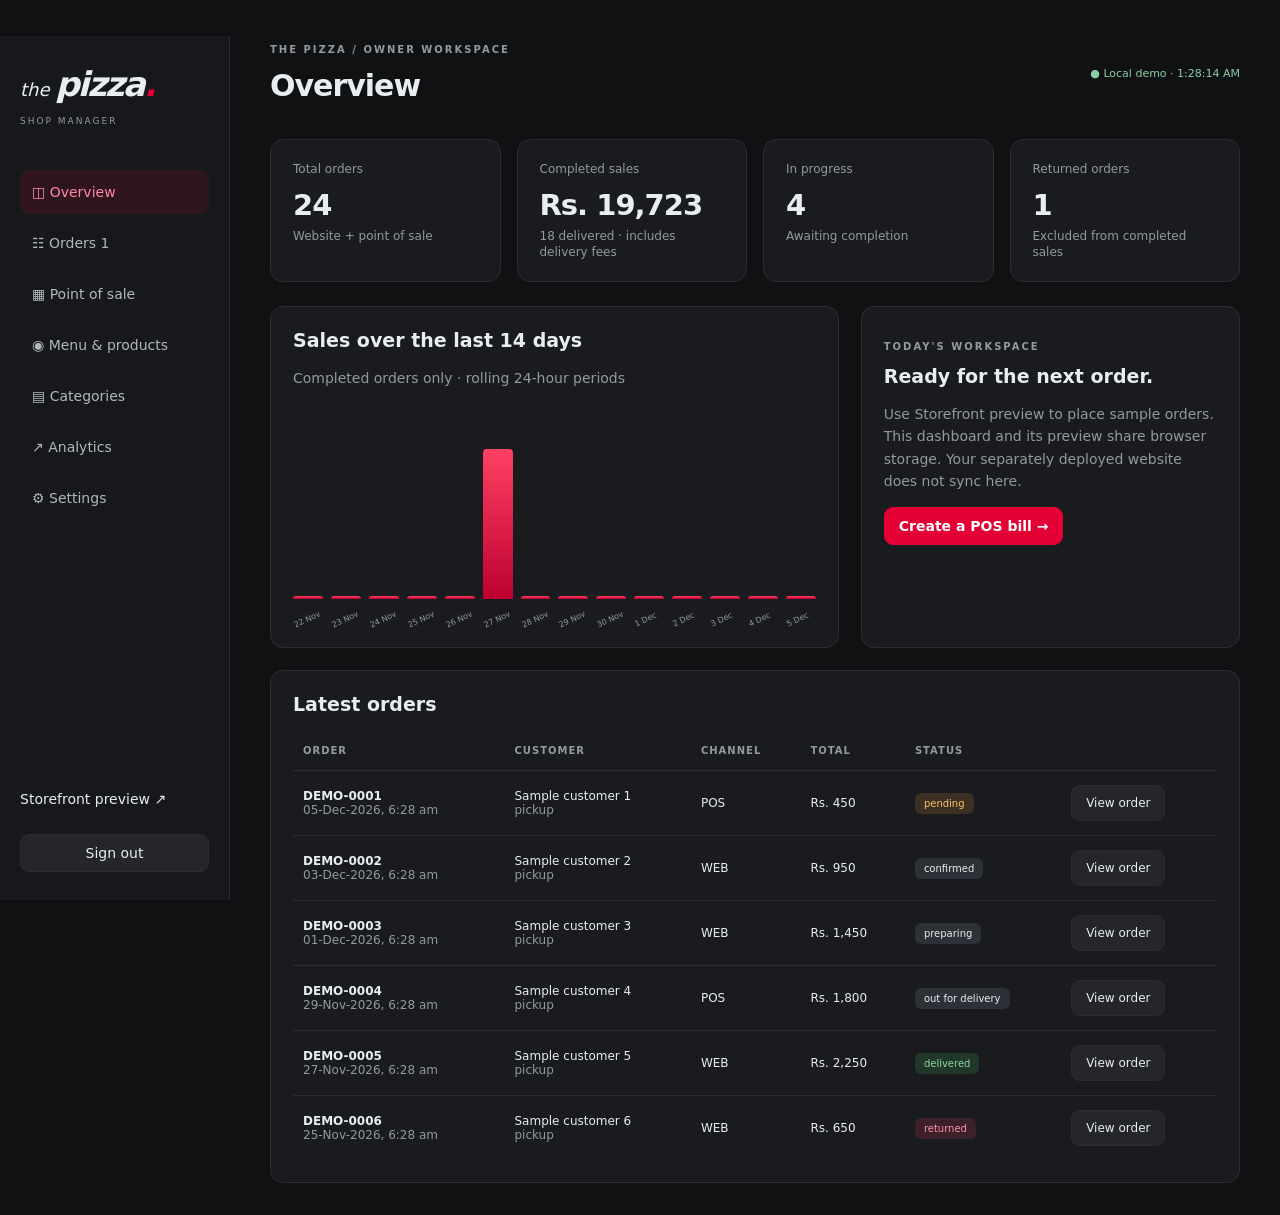
<file: admin/index.html>
<!doctype html><html lang="en"><head><meta charset="utf-8"><meta name="viewport" content="width=device-width,initial-scale=1"><title>the pizza — Owner dashboard</title><link rel="stylesheet" href="admin.css"><script src="order-core.js" defer></script><script src="analytics.js" defer></script><script src="config.js" defer></script><script src="catalog.js" defer></script><script src="demo-store.js" defer></script><script src="admin.js" defer></script></head><body>
<section id="login"><div class="login-card"><div class="wordmark">the <b>pizza<span>.</span></b></div><p class="eyebrow">OWNER WORKSPACE</p><h1>Your shop. In one place.</h1><p>Manage the menu, take orders and keep an eye on sales.</p><form id="login-form"><button class="primary">Open demo dashboard →</button></form><p class="hint">No password required. This is a public demonstration, not a protected owner account.</p><a href="shop/index.html">← Back to storefront</a></div></section>
<div id="workspace" hidden><aside><div class="wordmark">the <b>pizza<span>.</span></b></div><small>SHOP MANAGER</small><nav><button data-tab="overview">◫ Overview</button><button data-tab="orders">☷ Orders <span id="pending-count"></span></button><button data-tab="pos">▦ Point of sale</button><button data-tab="menu">◉ Menu & products</button><button data-tab="categories">▤ Categories</button><button data-tab="analytics">↗ Analytics</button><button data-tab="settings">⚙ Settings</button></nav><a href="shop/index.html" target="_blank">Storefront preview ↗</a><button id="logout">Sign out</button></aside><main><header><div><p class="eyebrow">THE PIZZA / OWNER WORKSPACE</p><h1 id="page-title">Overview</h1></div><span id="sync">Connecting…</span></header><div id="content"></div></main></div>
<dialog id="editor"><form id="edit-form"><div class="dialog-title"><h2 id="edit-title">Edit product</h2><button type="button" data-close>✕</button></div><div id="edit-fields"></div><p id="edit-error" role="alert"></p><div class="dialog-actions"><button type="button" data-close>Cancel</button><button class="primary">Save changes</button></div></form></dialog>
<dialog id="pos-options"><div class="dialog-title"><h2 id="pos-product-name"></h2><button data-close>✕</button></div><form id="pos-options-form"><div id="pos-options-fields"></div><button class="primary">Add to bill</button></form></dialog>
<dialog id="receipt"><div class="dialog-title"><h2>Receipt</h2><button data-close>✕</button></div><div id="receipt-body"></div><button class="primary" id="print">Print receipt</button></dialog><div id="notice" role="status"></div></body></html>
</file>
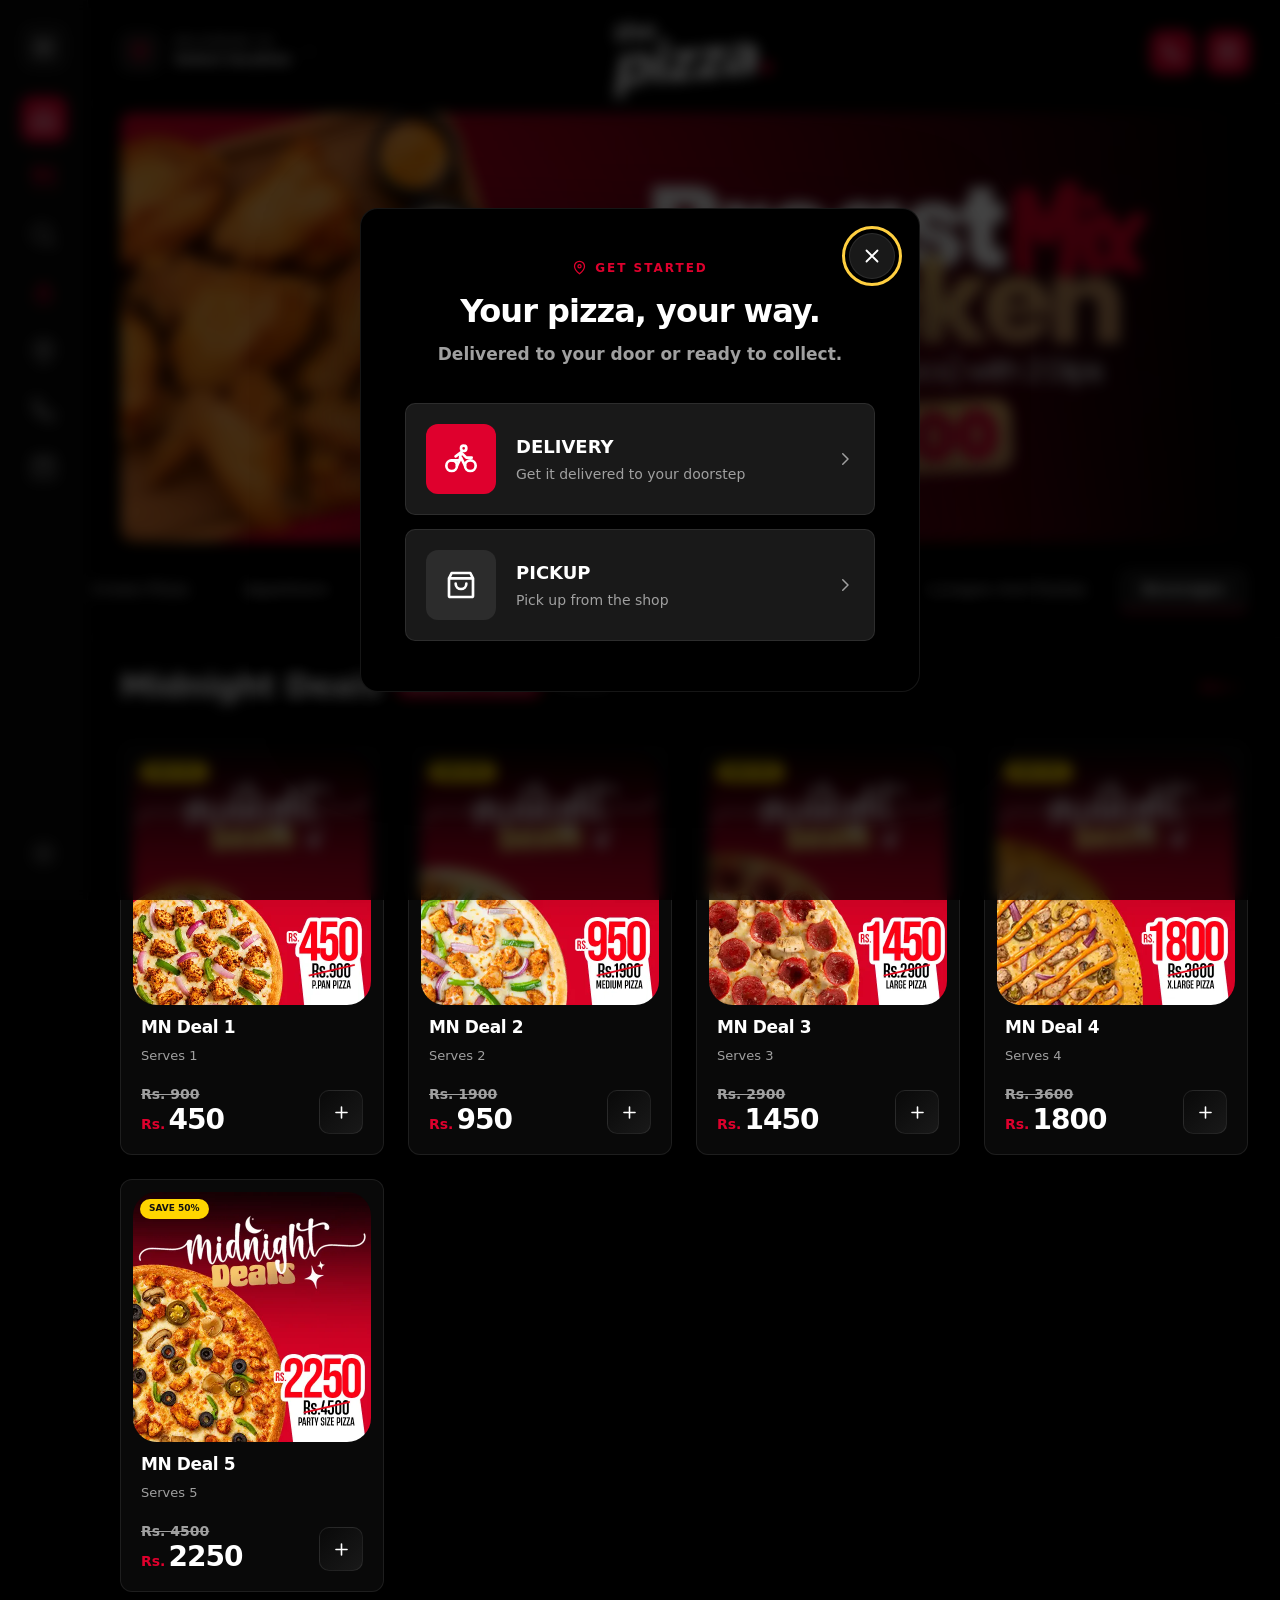
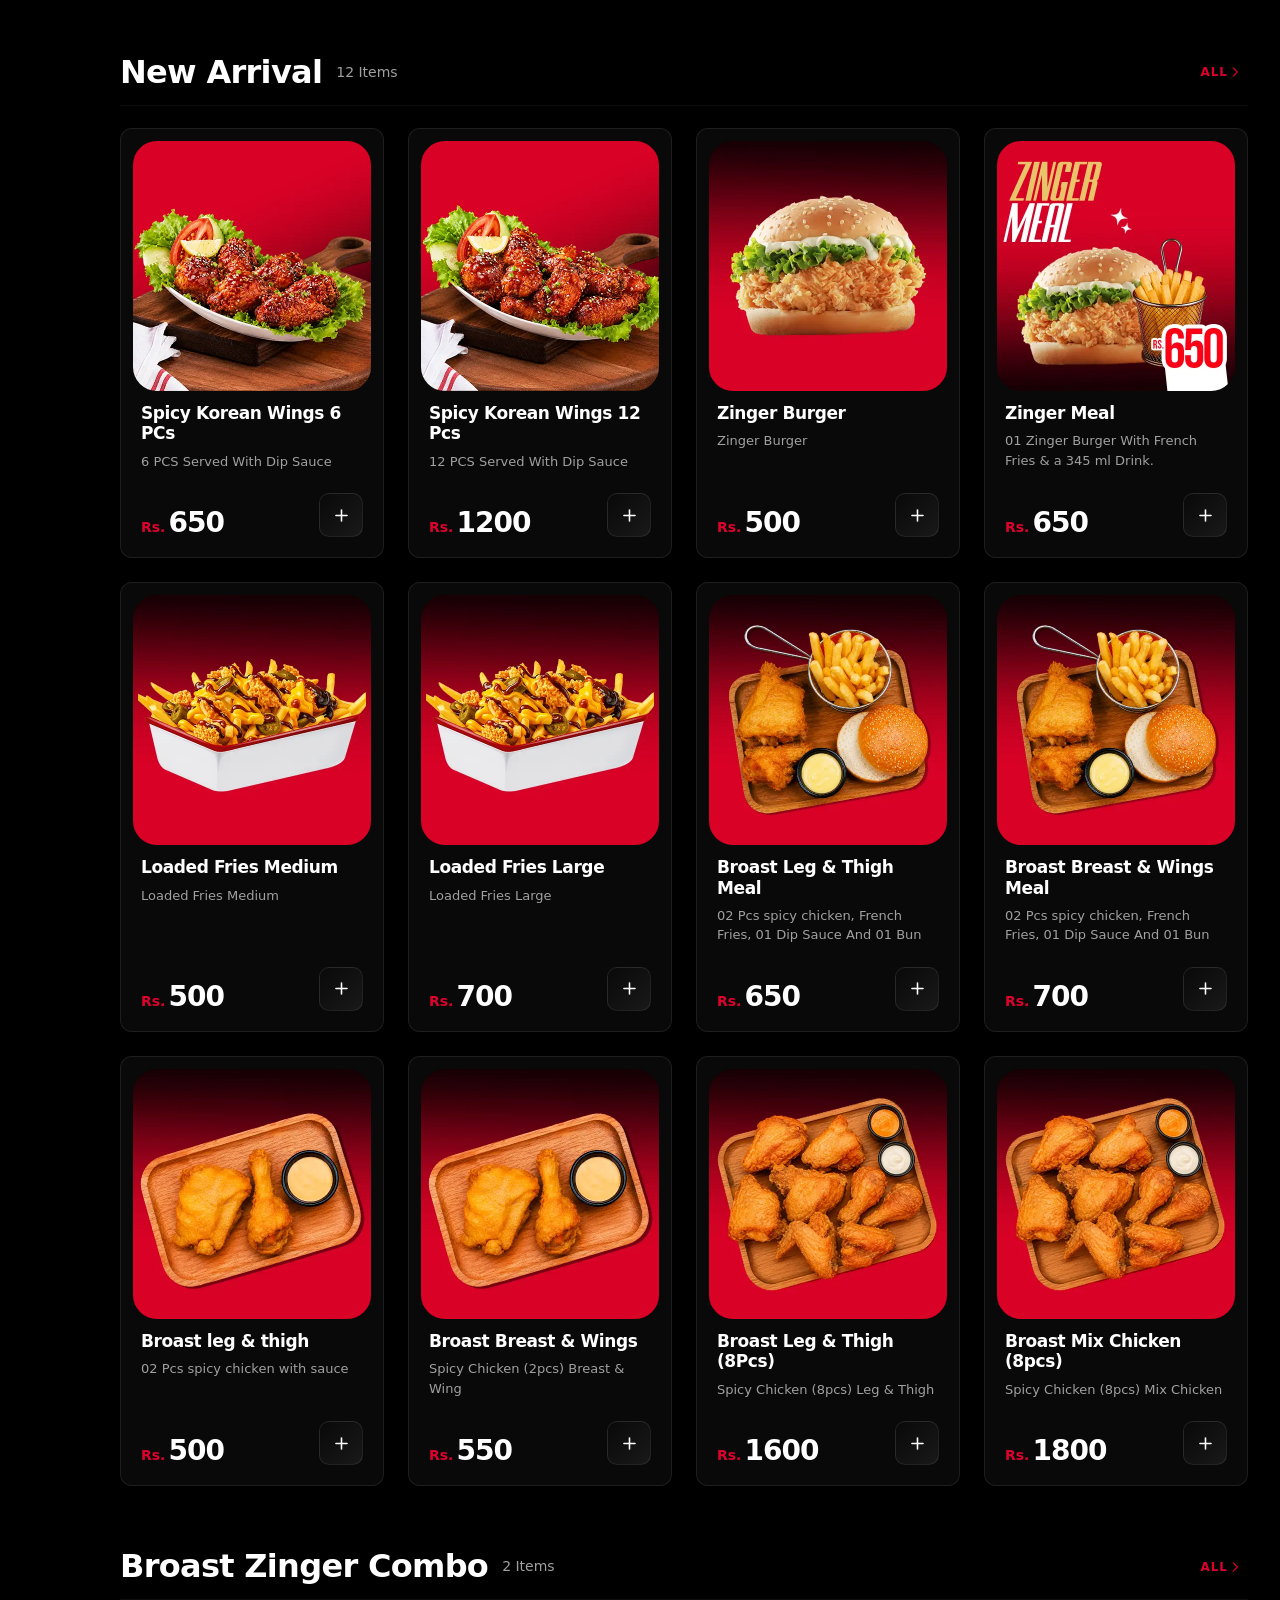
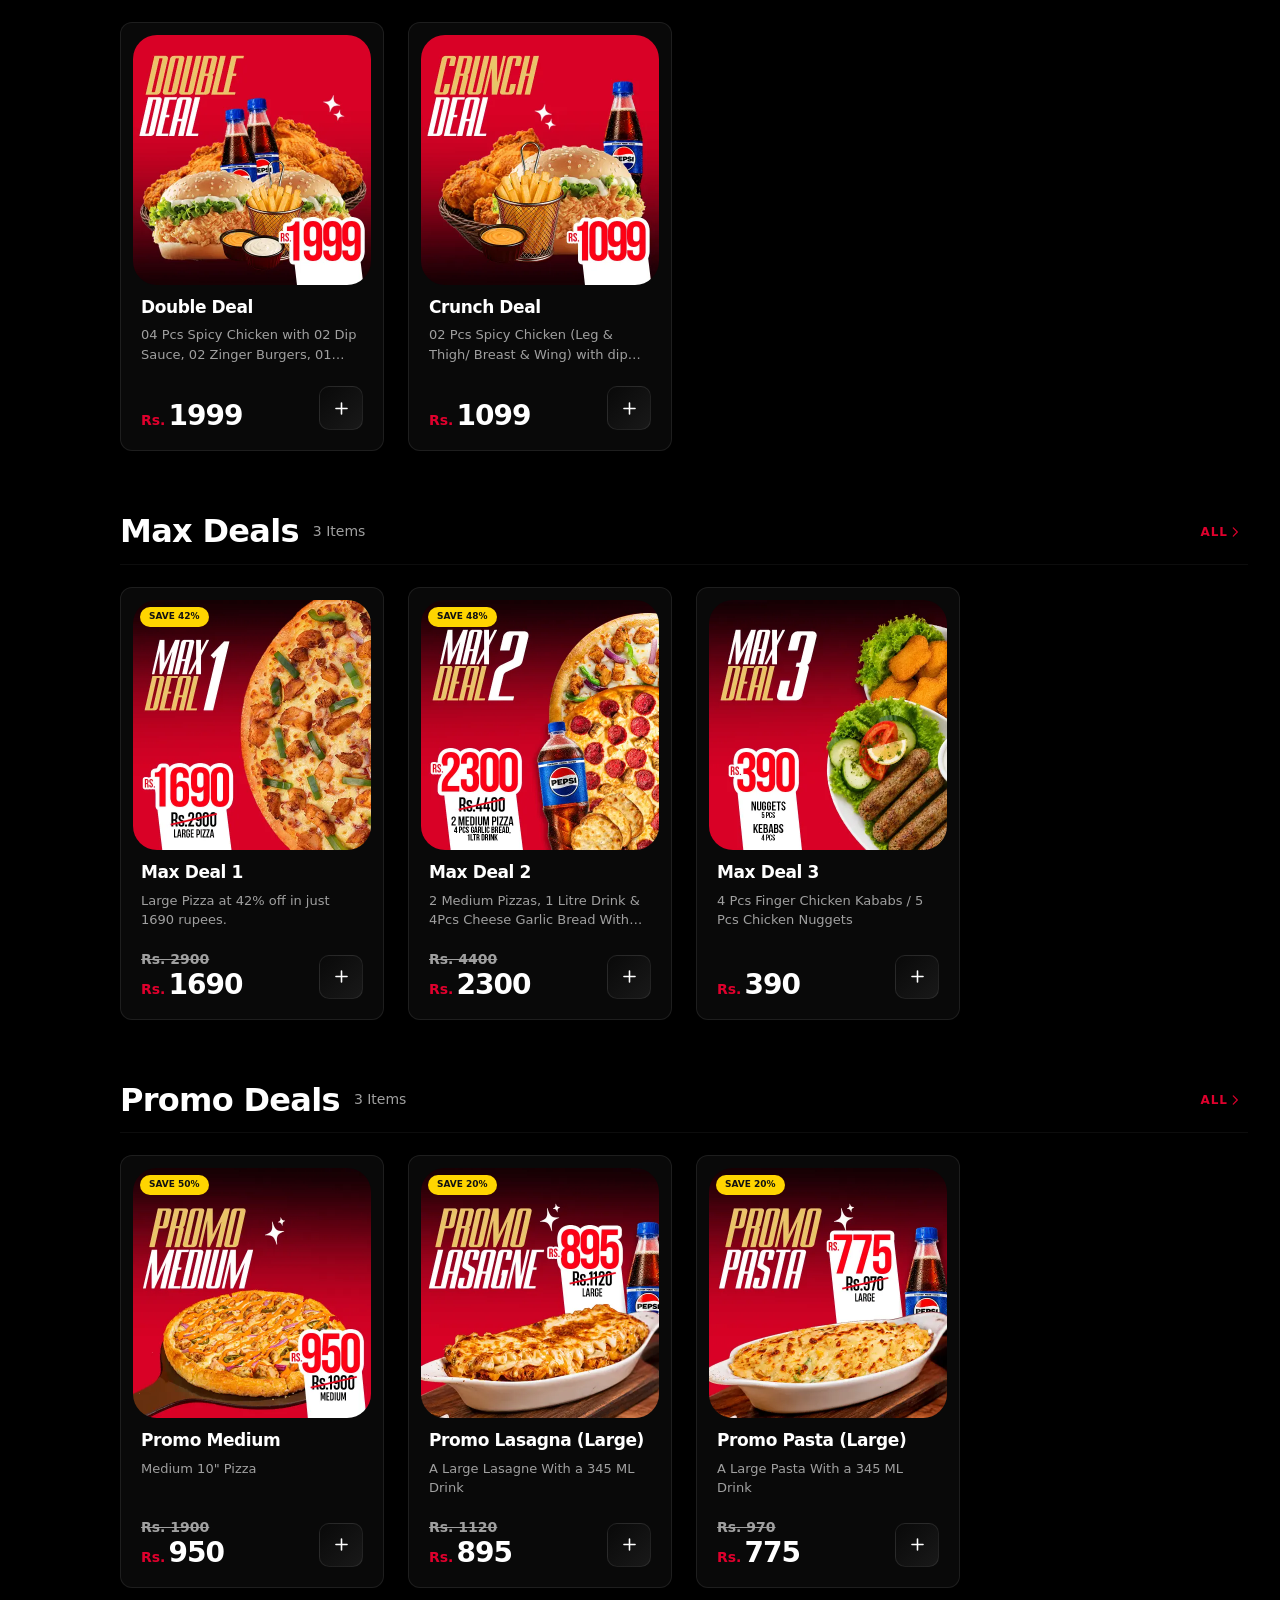
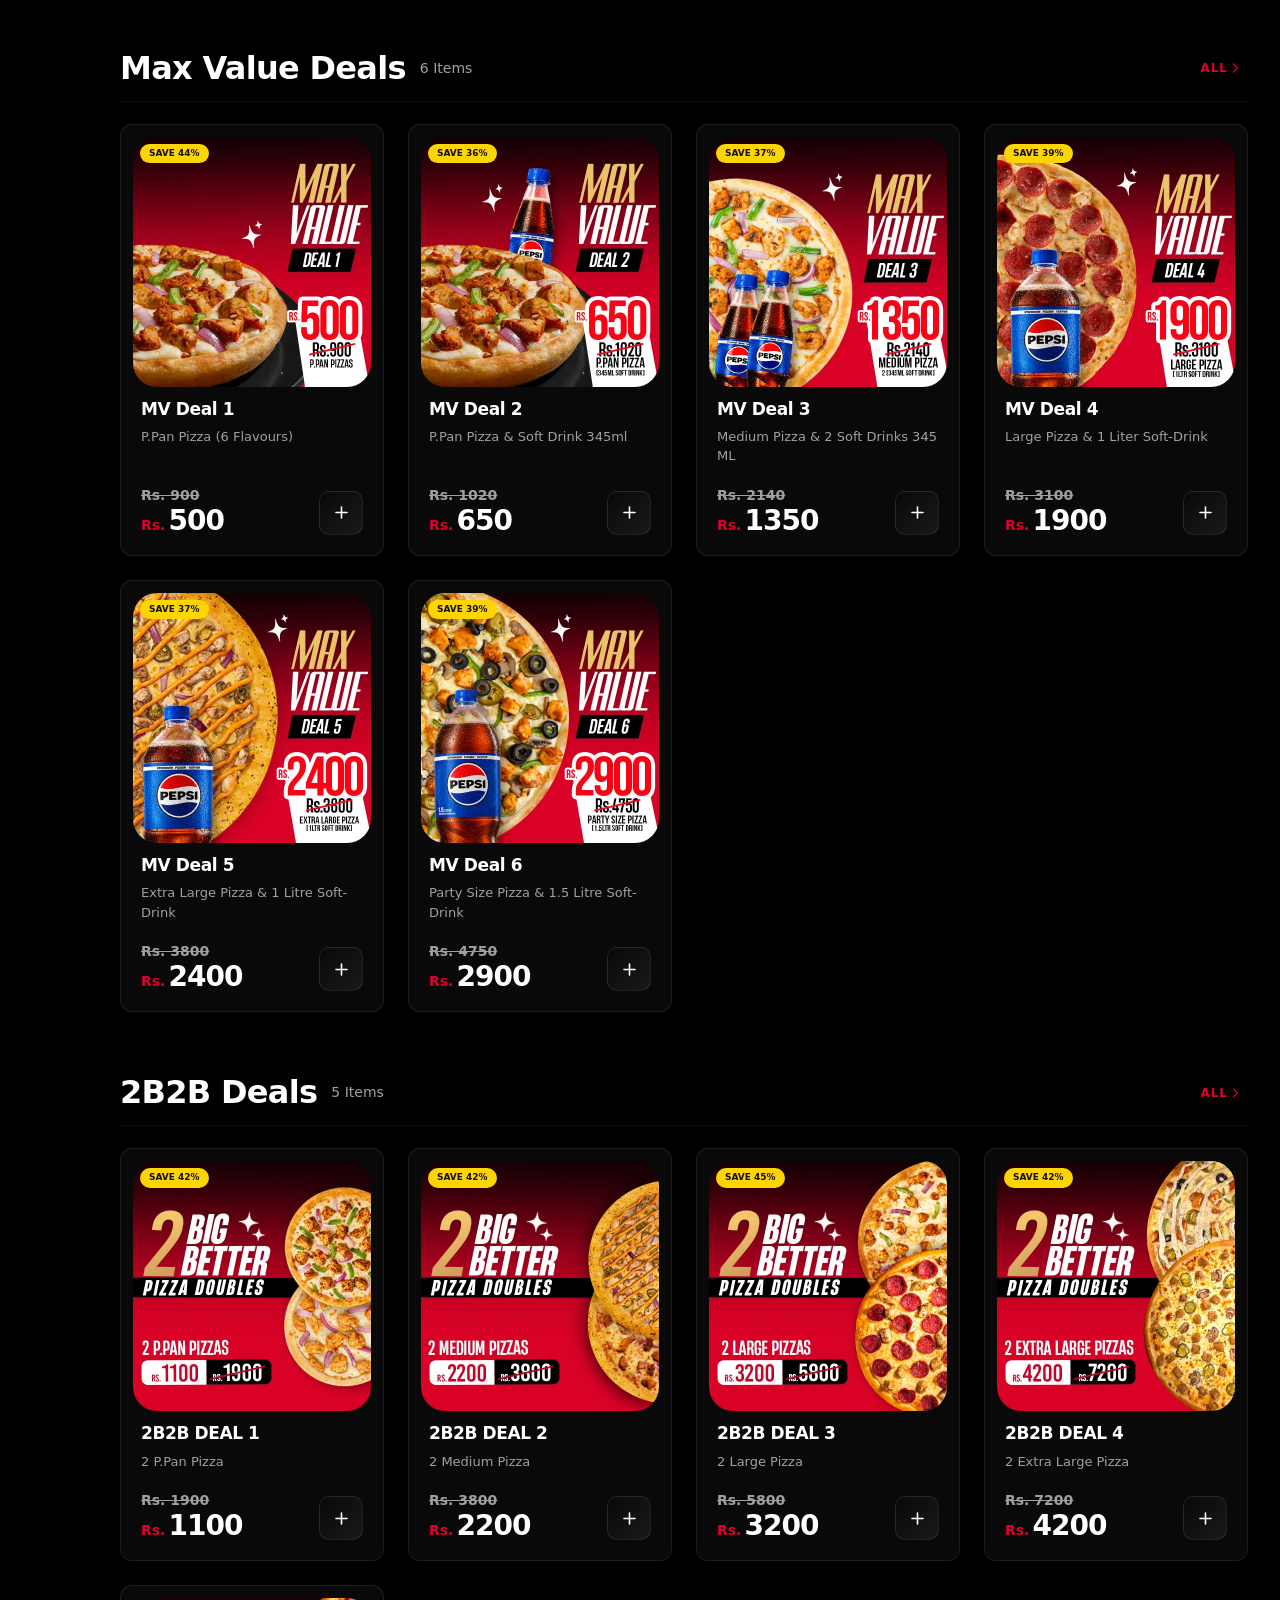
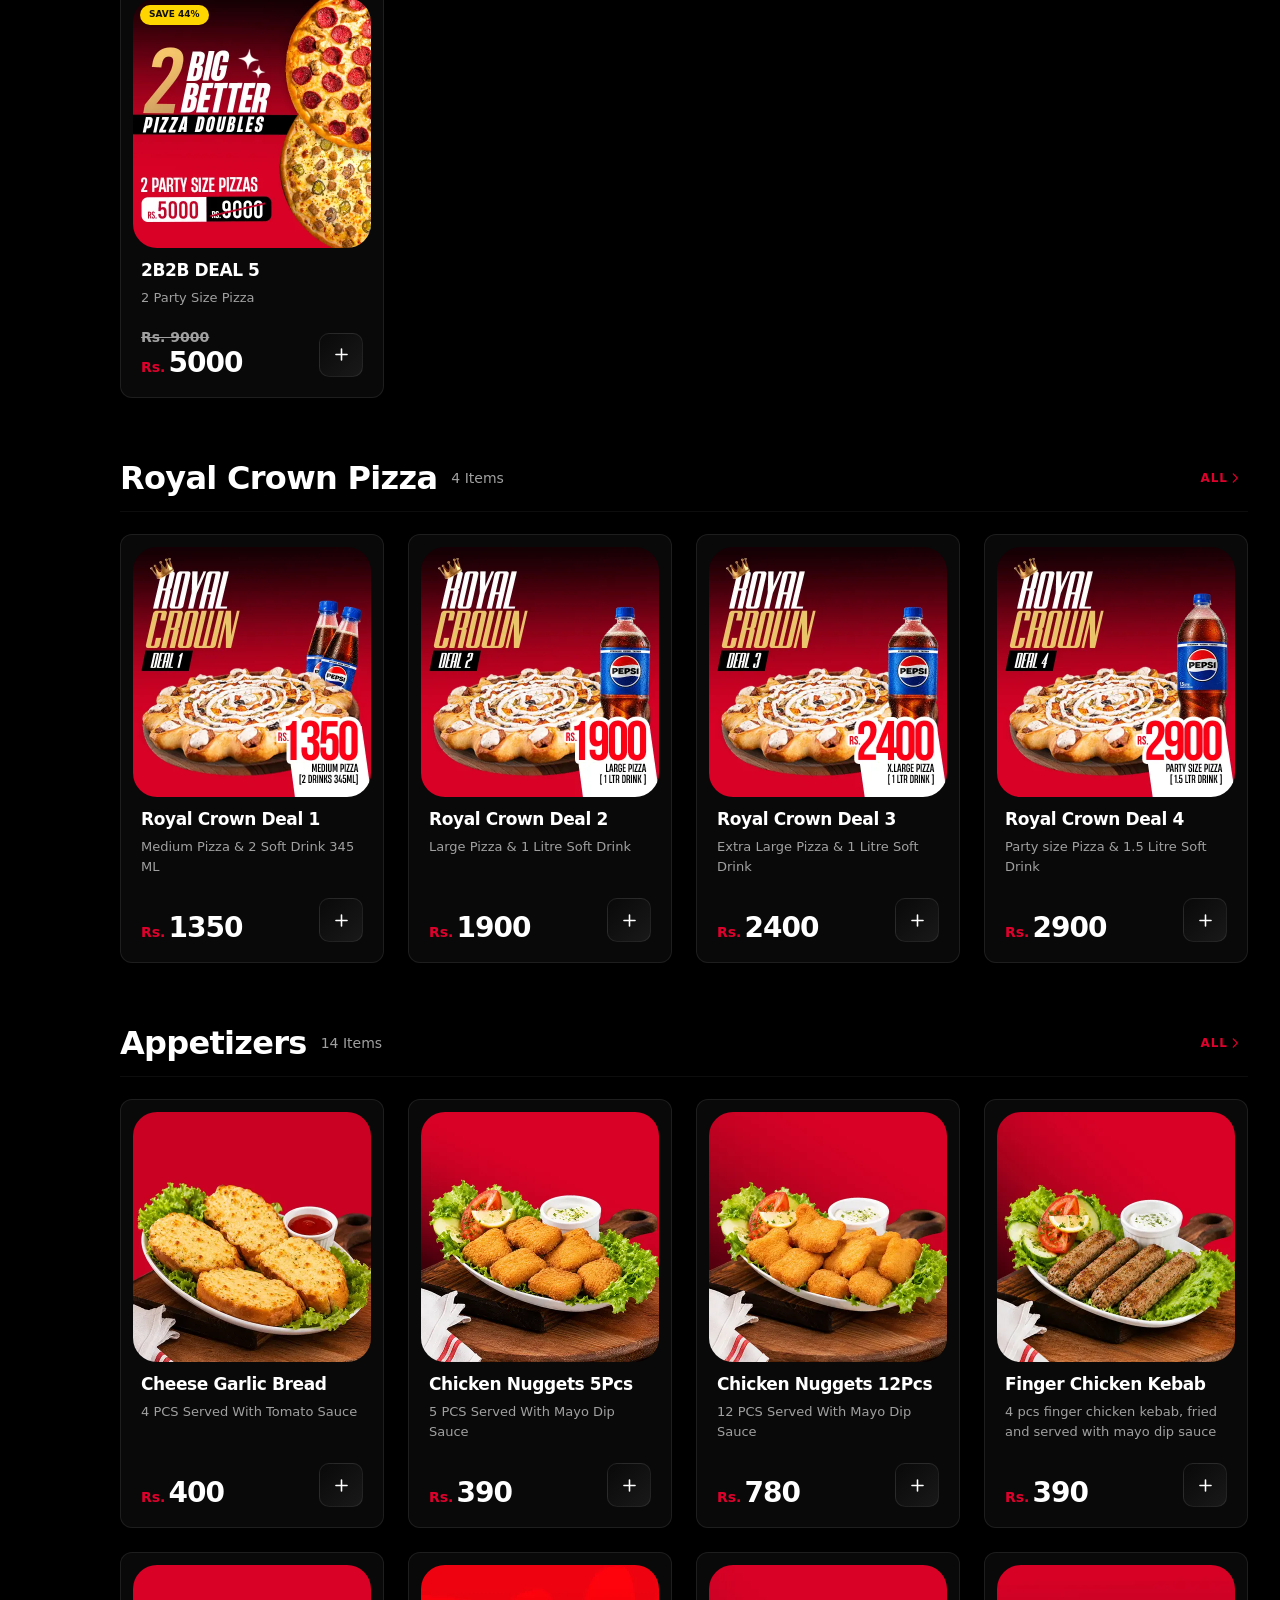
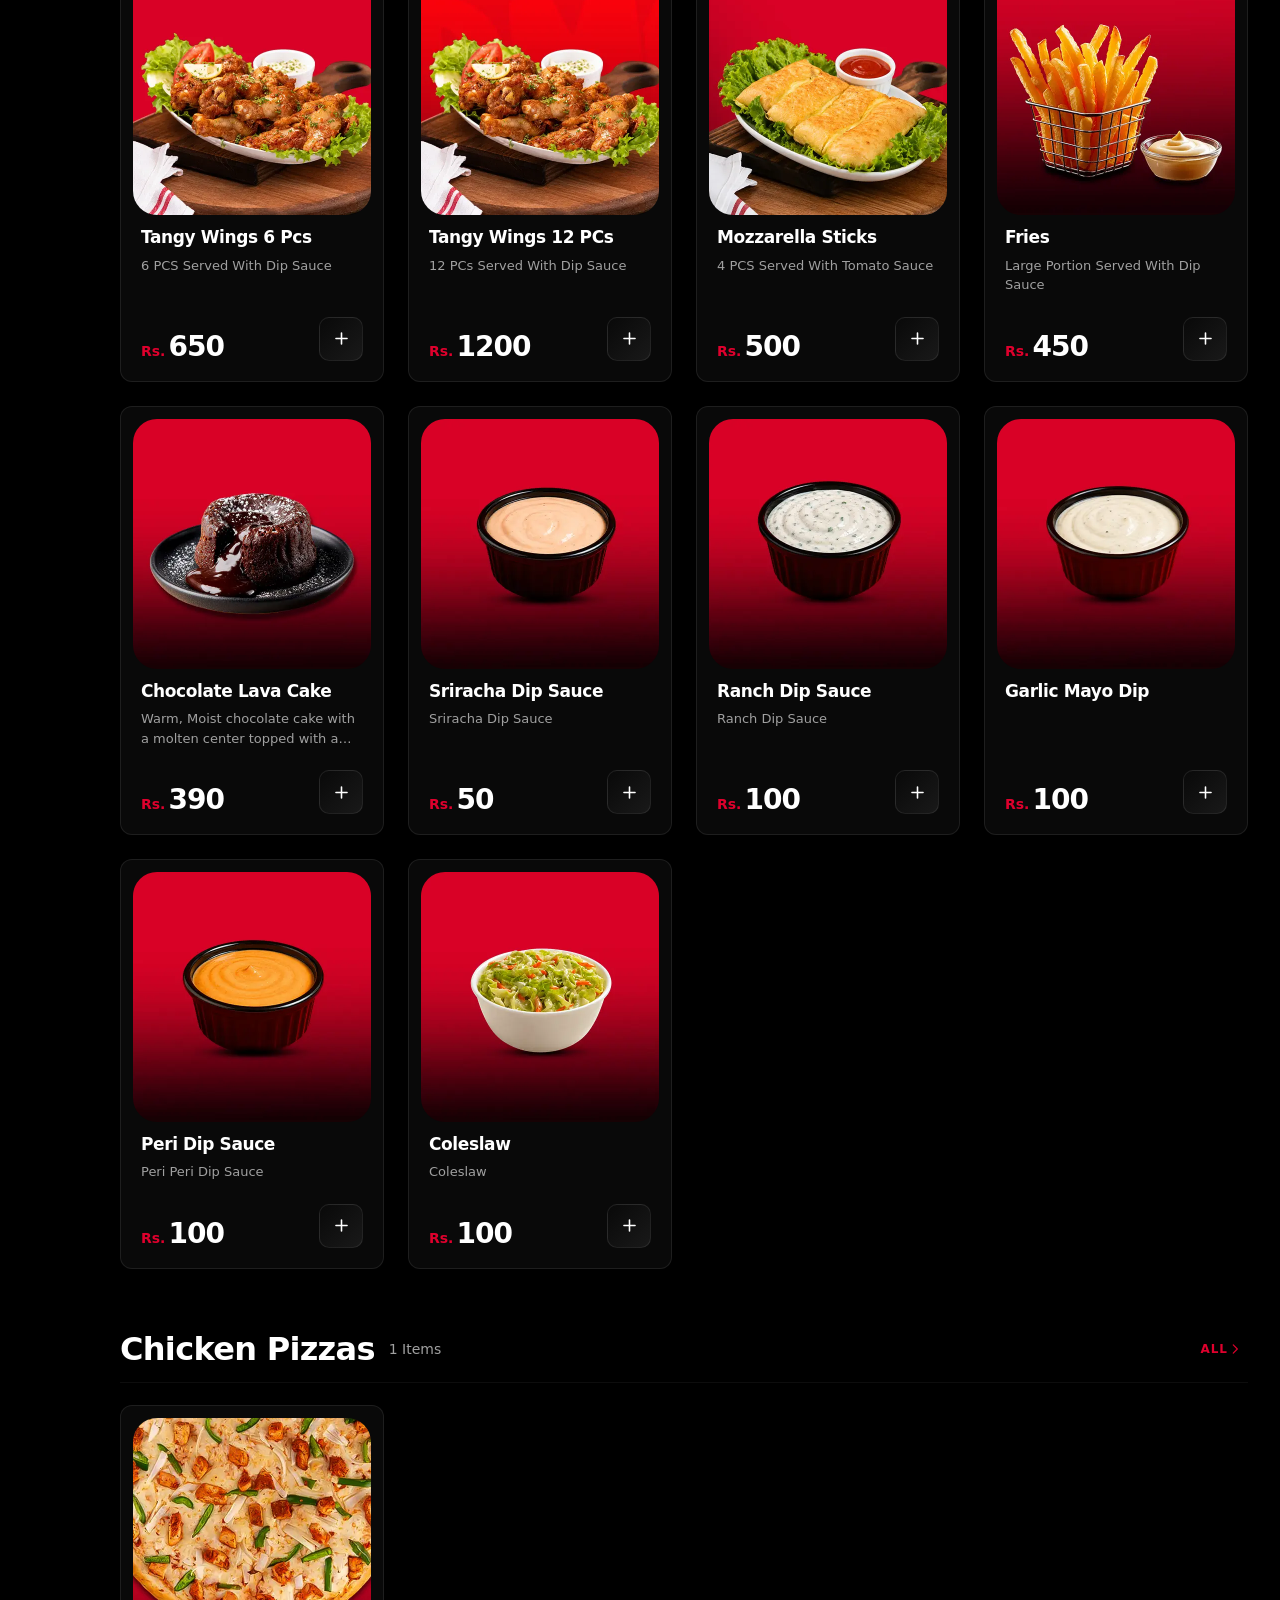
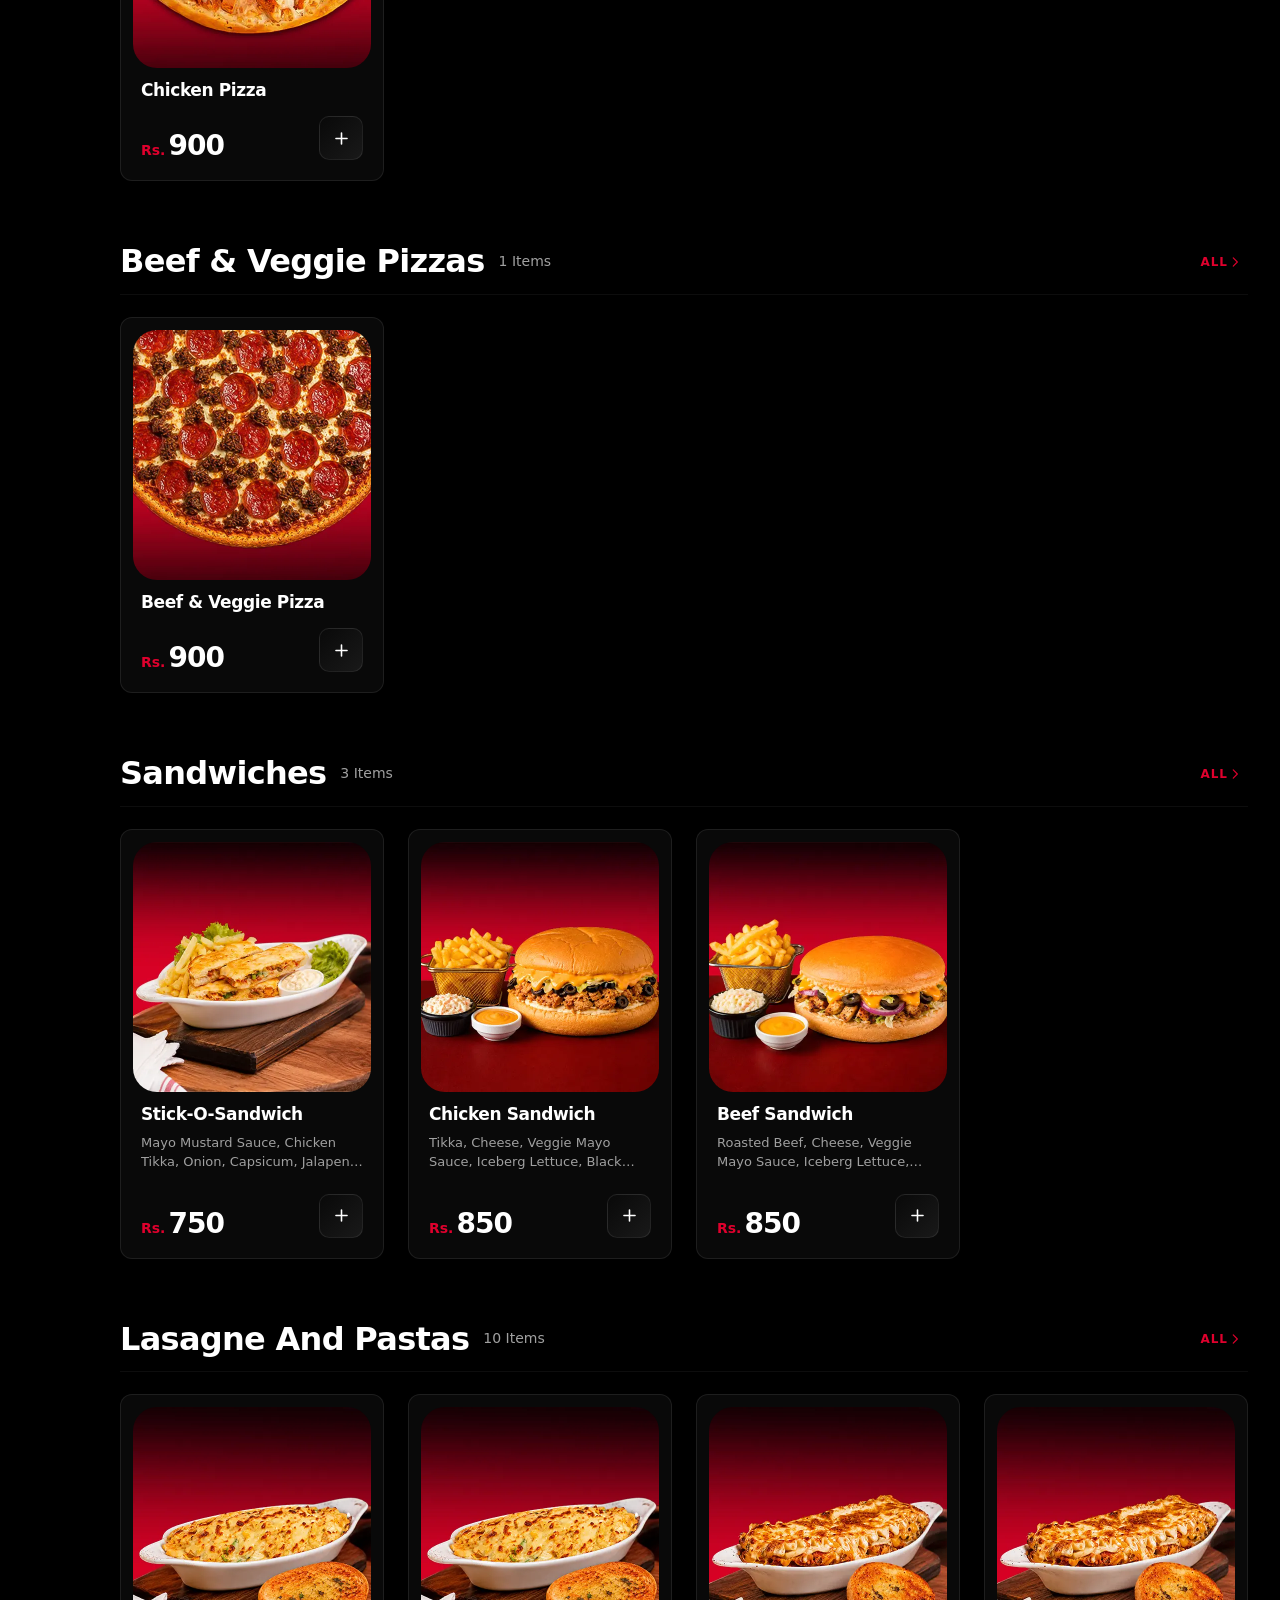
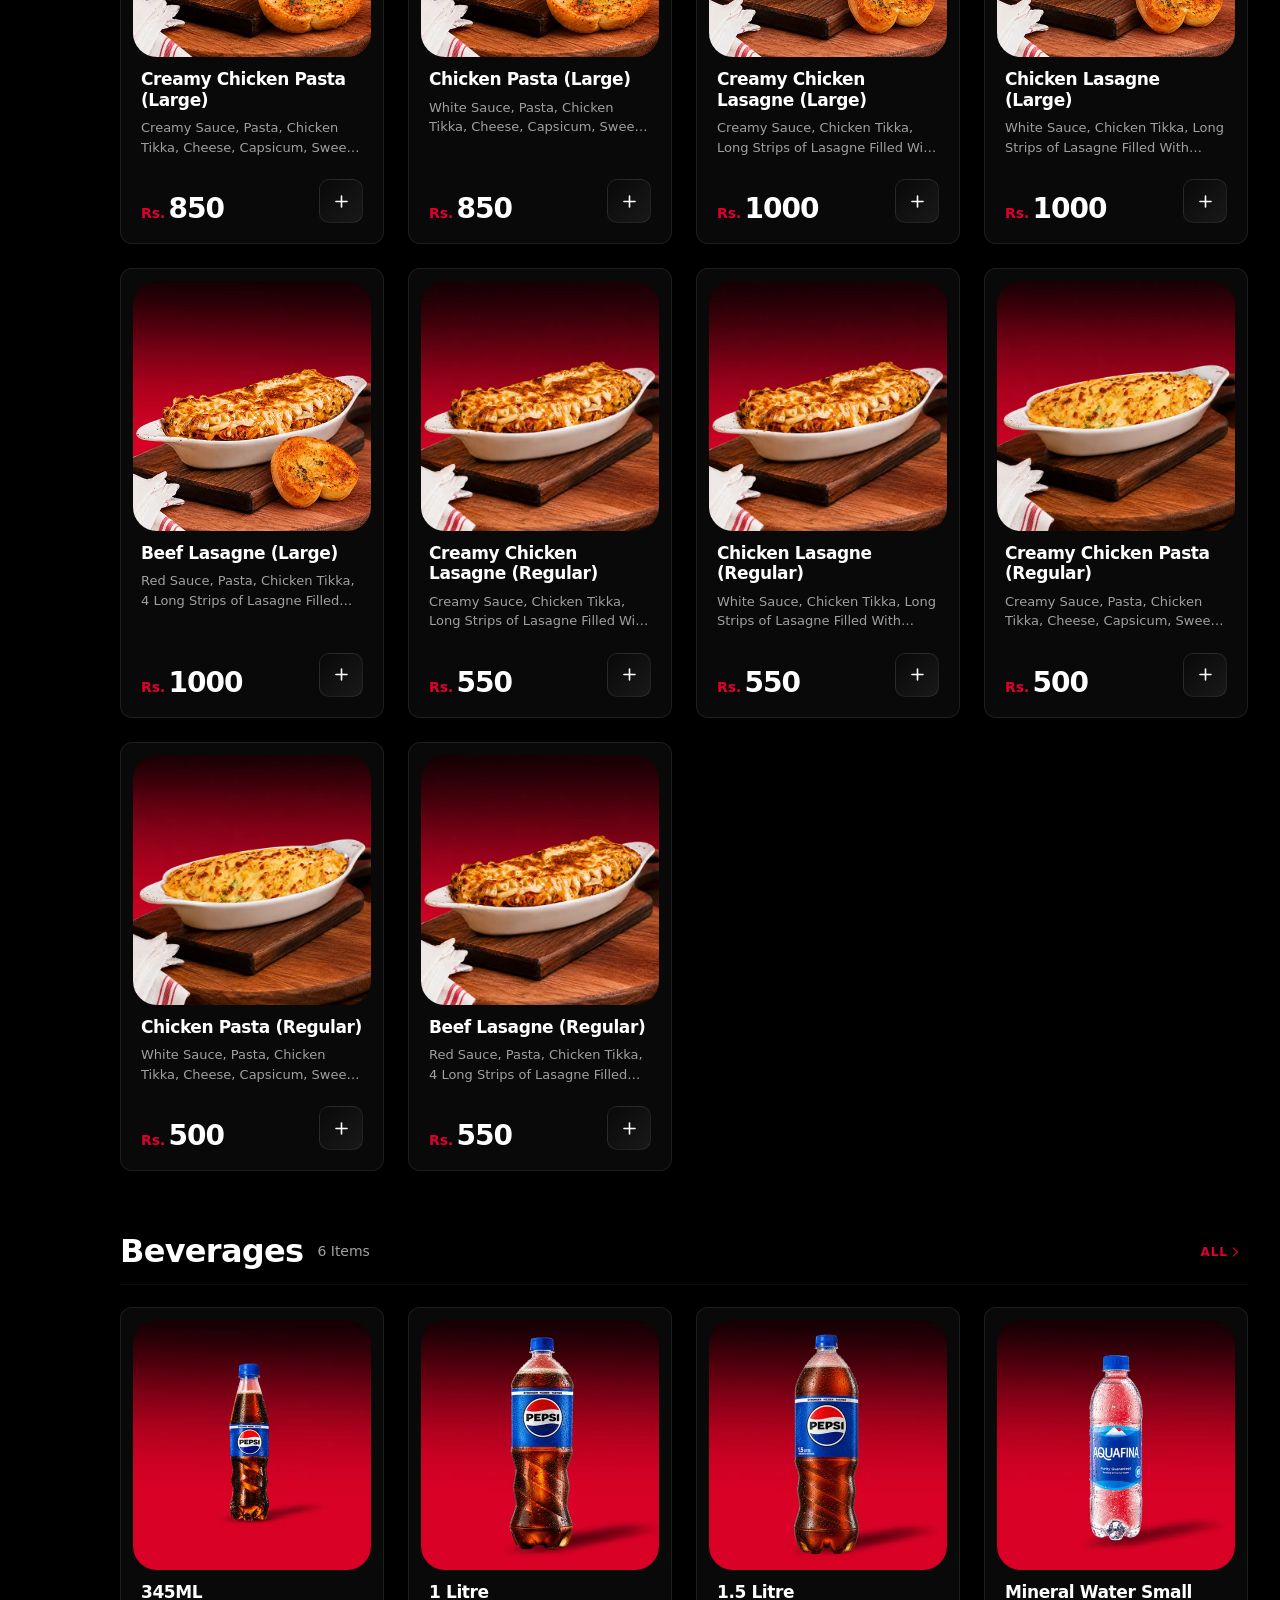
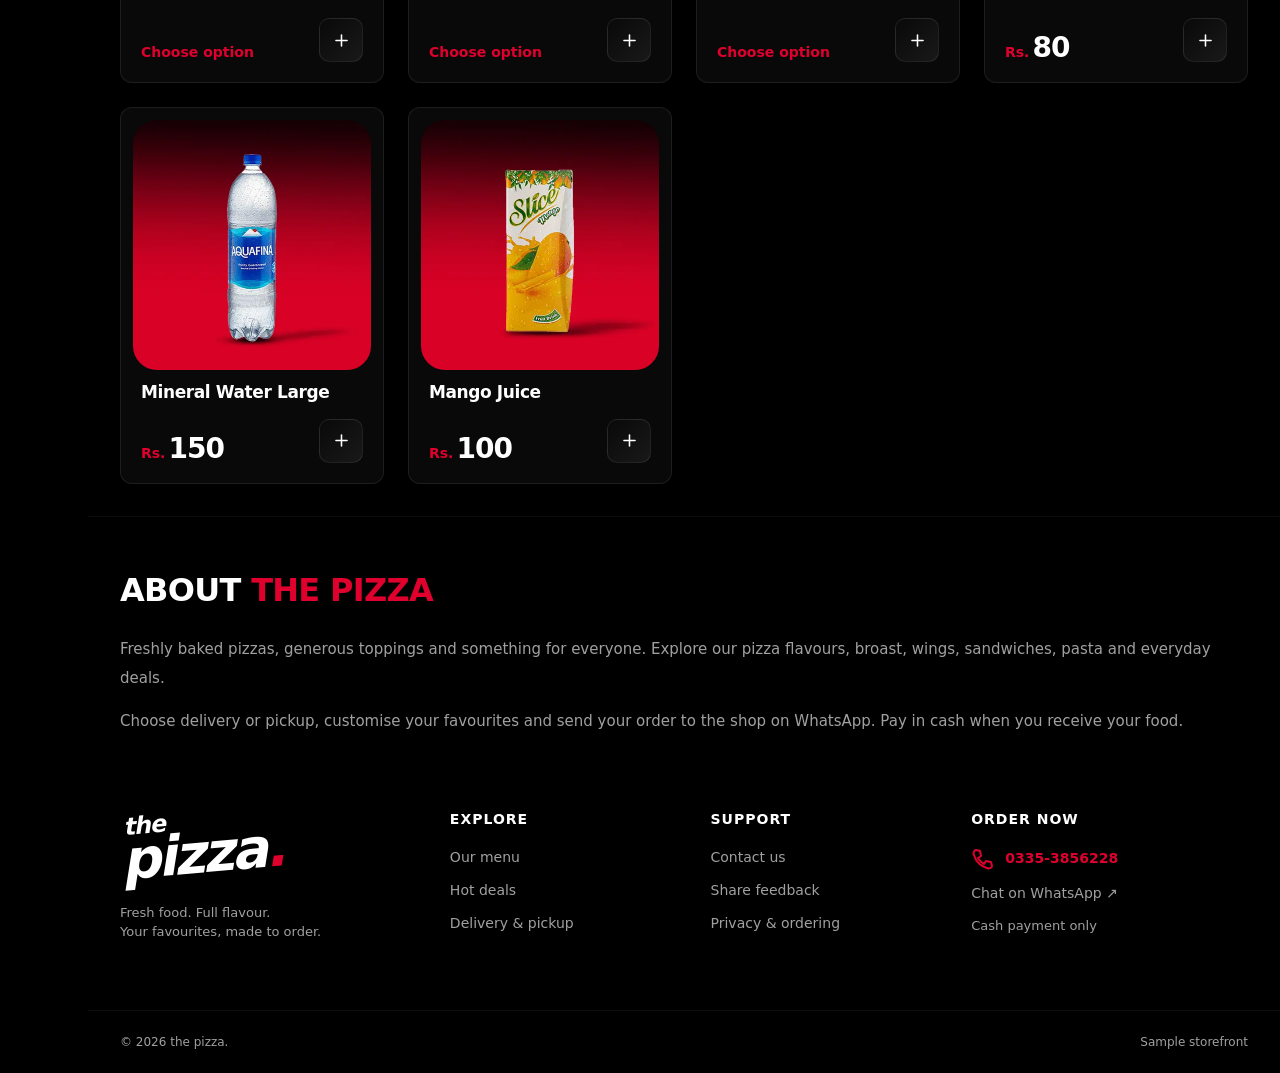
<file: website/index.html>
<!doctype html><html lang="en" data-theme="dark"><head><meta charset="UTF-8"><meta name="viewport" content="width=device-width,initial-scale=1"><meta name="theme-color" content="#d90126"><title>the pizza — Order online</title><meta name="description" content="Pizzas, deals, wings and more. Order the pizza for delivery or pickup and send your order on WhatsApp."><link rel="icon" href="data:image/svg+xml,%3Csvg xmlns='http://www.w3.org/2000/svg' viewBox='0 0 40 40'%3E%3Crect width='40' height='40' rx='12' fill='%23d90126'/%3E%3Ctext x='11' y='29' font-family='Arial' font-size='30' font-weight='900' fill='white'%3Ep%3C/text%3E%3C/svg%3E"><link rel="stylesheet" href="assets/leaflet.css"><link rel="stylesheet" href="styles.css"><script src="assets/leaflet.js" defer></script><script src="config.js" defer></script><script src="catalog.js" defer></script><script src="order-core.js" defer></script><script src="demo-store.js" defer></script><script src="app.js" defer></script></head><body>
<a class="skip" href="#menu">Skip to menu</a><aside class="rail" aria-label="Quick navigation"><button class="rail-menu" data-action="sidebar" aria-label="Open sidebar" data-icon="menu"></button><nav><button class="active" data-action="home" aria-label="Home" data-icon="home"></button><button data-action="menu" aria-label="Menu" data-icon="utensils"></button><button data-action="search" aria-label="Search" data-icon="search"></button><button data-action="deals" aria-label="Hot deals" data-icon="flame"></button><button data-action="location" aria-label="Location" data-icon="pin"></button><button data-action="support" aria-label="Support and contact" data-icon="phone"></button><button data-action="cart" aria-label="Open cart" data-icon="bag"></button></nav><button class="theme-toggle" aria-label="Switch to light mode" data-icon="sun"></button></aside>
<div class="page"><header class="header"><button class="mobile-menu" data-action="sidebar" aria-label="Open sidebar" data-icon="menu"></button><a class="brand" href="#" aria-label="the pizza home"><span>the</span><strong>pizza<span>.</span></strong></a><button class="location-button" data-action="location"><span class="location-icon" data-icon="pin"></span><span><small id="service-label">DELIVERING TO</small><strong id="location-label">Select location</strong></span><span data-icon="chevron-down"></span></button><div class="header-actions"><a class="phone-badge" href="tel:03353856228" aria-label="Call the pizza" title="Call the pizza"><span data-icon="phone"></span></a><button class="cart-header" data-action="cart" aria-label="Open cart"><span data-icon="bag"></span><span class="cart-count" hidden>0</span></button></div></header>
<main><section class="banner" aria-label="Featured offers"><button id="banner-product" aria-label="View featured offer"><img id="banner-image" src="assets/banner-1.webp" alt="Broast mix chicken offer" fetchpriority="high" width="1920" height="732"></button><button class="banner-arrow previous" id="banner-prev" aria-label="Previous banner" data-icon="chevron-left"></button><button class="banner-arrow next" id="banner-next" aria-label="Next banner" data-icon="chevron-right"></button><div id="banner-dots" class="banner-dots"></div></section><nav id="categories" class="categories" aria-label="Menu categories"></nav><div id="menu"><div id="catalog"></div></div></main>
<footer><section class="about"><h2>ABOUT <span>THE PIZZA</span></h2><p>Freshly baked pizzas, generous toppings and something for everyone. Explore our pizza flavours, broast, wings, sandwiches, pasta and everyday deals.</p><p>Choose delivery or pickup, customise your favourites and send your order to the shop on WhatsApp. Pay in cash when you receive your food.</p></section><div class="footer-grid"><div><a class="brand" href="#"><span>the</span><strong>pizza<span>.</span></strong></a><p>Fresh food. Full flavour.<br>Your favourites, made to order.</p></div><div><h3>EXPLORE</h3><button data-action="menu">Our menu</button><button data-action="deals">Hot deals</button><button data-action="location">Delivery & pickup</button></div><div><h3>SUPPORT</h3><button data-action="support">Contact us</button><button data-action="feedback">Share feedback</button><button data-action="privacy">Privacy & ordering</button></div><div><h3>ORDER NOW</h3><a class="footer-phone" href="tel:03353856228"><span data-icon="phone"></span>0335-3856228</a><a href="https://wa.me/923353856228" target="_blank" rel="noopener">Chat on WhatsApp ↗</a><p>Cash payment only</p></div></div><div class="copyright">© <span id="year"></span> the pizza. <span>Sample storefront</span></div></footer></div>
<nav class="mobile-nav" aria-label="Mobile navigation"><button class="active" data-action="home" aria-label="Home" data-icon="home"></button><button data-action="menu" aria-label="Menu" data-icon="utensils"></button><button class="mobile-cart" data-action="cart" aria-label="Open cart"><span data-icon="bag"></span><span class="cart-count" hidden>0</span></button><button data-action="deals" aria-label="Hot deals" data-icon="flame"></button><button data-action="sidebar" aria-label="Open sidebar" data-icon="menu"></button></nav>
<dialog id="sidebar" class="sidebar" aria-label="Sidebar"><div class="sidebar-top"><a class="brand" href="#"><span>the</span><strong>pizza<span>.</span></strong></a><button data-close aria-label="Close sidebar" class="icon-button" data-icon="close"></button></div><div class="sidebar-links"><button data-action="search"><span data-icon="search"></span>Search<span data-icon="chevron-right"></span></button><button data-action="location"><span data-icon="pin"></span>Our Location<span data-icon="chevron-right"></span></button><button data-action="support"><span data-icon="headphones"></span>Support & Contact<span data-icon="chevron-right"></span></button><button data-action="feedback"><span data-icon="message"></span>Share Feedback<span data-icon="chevron-right"></span></button><button class="theme-toggle theme-row" aria-label="Switch to light mode"><span data-icon="sun"></span><span><strong id="theme-name">Dark Mode</strong><small id="theme-status">ENABLED</small></span><span class="switch"></span></button></div><div class="sidebar-contact"><h4>LET'S TALK PIZZA</h4><a href="tel:03353856228"><span data-icon="phone"></span>0335-3856228</a><a href="https://wa.me/923353856228" target="_blank" rel="noopener"><span data-icon="message"></span>WHATSAPP</a></div><div class="sidebar-bottom"><button data-action="cart" class="primary"><span data-icon="bag"></span>VIEW YOUR ORDER</button><small>THE PIZZA · CASH PAYMENT ONLY</small></div></dialog>
<dialog id="service-dialog" class="service-dialog" aria-labelledby="service-title"><button data-close class="close-corner icon-button" aria-label="Close order type" data-icon="close"></button><span class="eyebrow"><span data-icon="pin"></span>GET STARTED</span><h2 id="service-title">Your pizza, your way.</h2><p>Delivered to your door or ready to collect.</p><button class="service-option" data-service="delivery"><span class="service-icon" data-icon="bike"></span><span><strong>DELIVERY</strong><small>Get it delivered to your doorstep</small></span><span data-icon="chevron-right"></span></button><button class="service-option" data-service="pickup"><span class="service-icon" data-icon="bag"></span><span><strong>PICKUP</strong><small>Pick up from the shop</small></span><span data-icon="chevron-right"></span></button></dialog>
<dialog id="location-dialog" class="location-dialog" aria-label="Choose location"><div class="map-panel"><div id="map" aria-label="Delivery location map"></div><button id="map-detect" class="icon-button" aria-label="Use my current location" data-icon="locate"></button><p id="map-status">Choose your location on the map or enter it manually.</p></div><div class="location-form"><div class="location-top"><button id="location-back" class="icon-button red-button" aria-label="Back to delivery or pickup" data-icon="arrow-left"></button><strong class="service-pill" id="location-service">Delivery</strong><button data-close class="icon-button" aria-label="Close location" data-icon="close"></button></div><button id="detect-location" class="primary full"><span data-icon="locate"></span>Detect My Location</button><button id="manual-location" class="manual-location"><span data-icon="pin"></span>Select Location Manually</button><form id="location-form"><div id="manual-fields" hidden><label>City<input name="city" required autocomplete="address-level2" placeholder="Enter your city" maxlength="60"></label><label>Area / neighbourhood<input name="area" required autocomplete="address-level3" placeholder="Enter your area" maxlength="100"></label><label id="location-address-label">Delivery address<input name="address" autocomplete="street-address" placeholder="House, street and nearby landmark" maxlength="250"></label></div><div id="pickup-info" hidden><h3 id="pickup-name"></h3><p id="pickup-address"></p></div><label>Phone Number<input name="phone" type="tel" inputmode="tel" autocomplete="tel" placeholder="03XX XXXXXXX" maxlength="16" required></label><p id="location-error" class="error" role="alert"></p><button type="submit" class="primary full"><span data-icon="send"></span>SAVE LOCATION</button><p class="privacy-hint">Your browser asks permission before sharing your location. You can always enter your address manually.</p></form></div></dialog>
<dialog id="product-dialog" class="product-dialog" aria-label="Customise product"><button data-close class="product-close icon-button" aria-label="Close product" data-icon="close"></button><div id="product-content"></div></dialog>
<dialog id="cart-dialog" class="cart-dialog" aria-labelledby="cart-title"><div class="dialog-head"><h2 id="cart-title">YOUR CART</h2><button data-close class="icon-button" aria-label="Close cart" data-icon="close"></button></div><div id="cart-content"></div></dialog>
<dialog id="checkout-dialog" class="checkout-dialog" aria-labelledby="checkout-title"><div class="dialog-head"><h2 id="checkout-title">CHECKOUT</h2><button data-close class="icon-button" aria-label="Close checkout" data-icon="close"></button></div><form id="checkout-form"><div class="checkout-service"><strong id="checkout-service-label">Delivery</strong><button type="button" id="change-service">Change</button></div><label>Full name<input name="name" autocomplete="name" required maxlength="60" placeholder="Your full name"></label><label>Phone number<input name="phone" type="tel" autocomplete="tel" required maxlength="16" placeholder="03XX XXXXXXX"></label><div id="delivery-fields"><label>City / area<input name="area" autocomplete="address-level2" maxlength="160" required placeholder="City and neighbourhood"></label><label>Delivery address<textarea name="address" autocomplete="street-address" required minlength="8" maxlength="300" placeholder="House, street and landmark"></textarea></label></div><div id="checkout-pickup" hidden></div><label>Order instructions <span>(optional)</span><textarea name="notes" maxlength="300" placeholder="Anything we should know?"></textarea></label><div class="payment"><span data-icon="cash"></span><div><strong id="payment-label">Cash on delivery</strong><small>No online payment required</small></div><span class="checkmark">✓</span></div><div id="checkout-summary"></div><p class="privacy-hint">Your order is saved in this browser. Continue to WhatsApp, then tap <strong>Send</strong> to share it with the shop. Availability and timing must be confirmed by the shop.</p><p id="checkout-error" class="error" role="alert"></p><button type="submit" class="primary full"><span data-icon="message"></span>CONTINUE TO WHATSAPP</button></form></dialog>
<dialog id="search-dialog" class="search-dialog" aria-label="Search menu"><div class="dialog-head"><h2>SEARCH MENU</h2><button data-close class="icon-button" aria-label="Close search" data-icon="close"></button></div><label class="search-field"><span data-icon="search"></span><input id="search" type="search" aria-label="Search products" placeholder="What are you craving?" autocomplete="off"></label><div id="search-results"></div></dialog>
<dialog id="info-dialog" aria-labelledby="info-title"><div class="dialog-head"><h2 id="info-title"></h2><button data-close class="icon-button" aria-label="Close information" data-icon="close"></button></div><div id="info-content"></div></dialog><div id="toast" role="status" aria-live="polite"></div><noscript>Please enable JavaScript to order, or call 03353856228.</noscript></body></html>
</file>
<file: admin/admin.css>
:root{font-family:Inter,system-ui,Arial,sans-serif;color:#e9edef;background:#101112;font-size:14px;--red:#e40035;--muted:#94999e;--border:#2b2d31}*{box-sizing:border-box}body{margin:0}button,input,select,textarea{font:inherit}button,a{cursor:pointer}button{border:1px solid var(--border);border-radius:9px;background:#24262a;color:inherit;padding:10px 14px}button:hover{border-color:#e40035}button:disabled{opacity:.45;cursor:wait}a{color:inherit}button:focus-visible,a:focus-visible{outline:2px solid #ffb5c6;outline-offset:3px}.primary{background:var(--red);border-color:var(--red);color:white;font-weight:650}.danger{color:#ff8e9f}h1{font-size:30px;letter-spacing:-1px;margin:0 0 12px}h2{font-size:19px;margin:0 0 16px}h3{margin:10px 0}p{line-height:1.6;color:var(--muted)}small,.hint{color:var(--muted);font-size:12px}.eyebrow{font-size:10px;letter-spacing:2px;font-weight:650}.wordmark{font-style:italic;font-size:18px}.wordmark b{font-size:34px;letter-spacing:-2px}.wordmark span{color:var(--red)}aside{position:fixed;inset:0 auto 0 0;width:230px;padding:28px 20px;background:#17181b;border-right:1px solid var(--border);display:flex;flex-direction:column;gap:12px}aside>small{letter-spacing:2px;font-size:9px}nav{display:grid;gap:7px;margin-top:32px}nav button{text-align:left;background:transparent;border:0;padding:14px 12px;color:#b2b7bc}nav button.active{background:#e400351d;color:#ff8aa5}aside>a{margin-top:auto;padding:15px 0;text-decoration:none}main{margin-left:230px;padding:32px 40px;max-width:1850px}header{display:flex;align-items:center;justify-content:space-between;gap:18px;margin-bottom:24px}#sync{font-size:11px;color:#8ccea5}.stats{display:grid;grid-template-columns:repeat(4,1fr);gap:16px;margin-bottom:24px}.stat,.panel{background:#191b1e;border:1px solid var(--border);border-radius:13px;padding:22px}.stat span{display:block;color:var(--muted);font-size:12px}.stat strong{display:block;font-size:29px;margin:12px 0 5px;letter-spacing:-1px}.split{display:grid;grid-template-columns:1.5fr 1fr;gap:22px}.toolbar{display:flex;gap:10px;align-items:center;margin-bottom:20px;flex-wrap:wrap}.toolbar input{flex:1;min-width:160px}.toolbar .primary{margin-left:auto}input,textarea,select{width:100%;background:#111215;color:inherit;border:1px solid #3b3e43;border-radius:8px;padding:11px;min-width:0}input[type=checkbox],input[type=radio]{width:auto;accent-color:var(--red)}label{display:block;margin-bottom:16px;font-size:12px;color:#c9cdd2}label input,label textarea,label select{display:block;margin-top:7px}label:has(input[type=checkbox]),label:has(input[type=radio]){display:flex;gap:8px;align-items:center}label input[type=checkbox],label input[type=radio]{margin:0}.table-wrap{overflow:auto}table{width:100%;border-collapse:collapse;text-align:left;white-space:nowrap}th{color:var(--muted);font-size:10px;text-transform:uppercase;letter-spacing:1px;padding:14px 10px}td{border-top:1px solid var(--border);padding:14px 10px;font-size:12px}td small{display:block;max-width:260px;white-space:normal}.thumb{width:45px;height:45px;object-fit:cover;border-radius:8px;vertical-align:middle;margin-right:12px}.badge{display:inline-block;background:#2d3036;padding:5px 9px;border-radius:6px;font-size:10px}.badge.delivered{color:#8dd5a1;background:#20372a}.badge.pending{color:#ffc16c;background:#3b3022}.badge.returned,.badge.cancelled{color:#ff90a5;background:#3c202a}.empty{padding:42px;text-align:center;color:var(--muted)}.pos-layout{display:grid;grid-template-columns:minmax(0,1fr) 360px;gap:20px}.pos-grid{display:grid;grid-template-columns:repeat(3,1fr);gap:12px}.pos-card{padding:0;text-align:left;overflow:hidden;background:#191b1e}.pos-card img{width:100%;height:130px;object-fit:cover}.pos-card strong,.pos-card small{display:block;padding:9px 12px}.pos-card small{padding-top:0;color:#ff728f}.bill{align-self:start;position:sticky;top:20px}.bill-line{border-bottom:1px solid var(--border);padding:14px 0;display:flex;gap:10px;justify-content:space-between}.bill-line p{margin:5px 0;font-size:11px}.bill-line input{width:65px;padding:5px}.total{display:flex;justify-content:space-between;font-size:21px;font-weight:750;margin:20px 0}.bill .primary{width:100%}.bars{display:flex;align-items:end;height:180px;gap:8px;margin-top:30px}.bar{flex:1;min-width:0;background:linear-gradient(#ff4163,#be0030);min-height:3px;border-radius:4px 4px 0 0;position:relative}.bar span{position:absolute;bottom:-25px;left:0;font-size:8px;white-space:nowrap;color:var(--muted);transform:rotate(-25deg)}.chart{padding-bottom:48px}.legend{display:flex;justify-content:space-between;color:var(--muted);font-size:11px}.login-card{max-width:440px;margin:10vh auto;padding:35px;border:1px solid var(--border);border-radius:18px;background:#191b1e}.login-card h1{margin-top:30px}.login-card .primary{width:100%}.login-card a{font-size:12px}dialog{background:#191b1e;color:inherit;border:1px solid #42464c;border-radius:16px;padding:26px;width:780px;max-width:calc(100% - 24px);max-height:92vh;overflow:auto}dialog::backdrop{background:#000b;backdrop-filter:blur(5px)}.dialog-title{display:flex;align-items:center;justify-content:space-between;margin-bottom:20px}.dialog-title h2{margin:0}.dialog-actions{display:flex;justify-content:flex-end;gap:10px;border-top:1px solid var(--border);padding-top:20px}.fields{display:grid;grid-template-columns:1fr 1fr;gap:0 16px}.wide{grid-column:1/-1}.size-editor,.group-editor{border:1px solid var(--border);padding:15px;border-radius:10px;margin:12px 0}.group-editor{background:#111215}.row{display:flex;gap:8px;align-items:center}.row>*{min-width:0}.row input{flex:1}.option-row{display:grid;grid-template-columns:2fr 1fr 2fr auto;gap:8px;margin:9px 0}.small-button{font-size:11px;padding:7px}.order-detail{white-space:normal;max-width:600px}.history{border-left:2px solid var(--red);padding-left:14px;font-size:12px;margin:20px 0}#notice{position:fixed;bottom:22px;left:50%;transform:translateX(-50%);background:#fff;color:#161719;padding:14px 22px;border-radius:10px;z-index:200;max-width:90%;box-shadow:0 5px 40px #0008;display:none}#edit-error{color:#ff8ca6}#receipt-body{line-height:1.6}#receipt-body table{white-space:normal}[hidden]{display:none!important}@media(max-width:1100px){main{padding:25px 20px}.stats{grid-template-columns:repeat(2,1fr)}.pos-layout{grid-template-columns:1fr 300px}.pos-grid{grid-template-columns:repeat(2,1fr)}}@media(max-width:800px){aside{position:static;width:auto;padding:15px;display:block}aside>small,aside>a,aside>#logout{display:none}nav{display:flex;overflow:auto;margin:10px 0 0;gap:5px}nav button{white-space:nowrap;font-size:12px;padding:10px}main{margin:0;padding:20px 14px}h1{font-size:25px}.split,.pos-layout{grid-template-columns:1fr}.bill{position:static}.stats{gap:10px}.stat{padding:15px}.stat strong{font-size:23px}.fields{grid-template-columns:1fr}.option-row{grid-template-columns:1fr 70px}.login-card{margin:35px 14px}.panel{padding:16px}}@media print{body *{visibility:hidden}#receipt,#receipt *{visibility:visible}#receipt{position:absolute;inset:0;max-height:none;width:100%;max-width:100%;border:0;color:black;background:white}#receipt button,#receipt .dialog-title{display:none}#receipt td{border-color:#ccc}#receipt p,#receipt small{color:#333}dialog::backdrop{background:white}}

:root{color-scheme:dark}nav{scrollbar-width:thin;scrollbar-color:#45484e transparent}

.demo-notice{padding:9px 16px;background:#ffe4a6;color:#372606;text-align:center;font-size:12px;position:relative;z-index:20}aside{top:36px}@media(max-width:800px){aside{top:auto}}@media print{.demo-notice{display:none}}
</file>
<file: website/assets/leaflet.css>
/* required styles */

.leaflet-pane,
.leaflet-tile,
.leaflet-marker-icon,
.leaflet-marker-shadow,
.leaflet-tile-container,
.leaflet-pane > svg,
.leaflet-pane > canvas,
.leaflet-zoom-box,
.leaflet-image-layer,
.leaflet-layer {
	position: absolute;
	left: 0;
	top: 0;
	}
.leaflet-container {
	overflow: hidden;
	}
.leaflet-tile,
.leaflet-marker-icon,
.leaflet-marker-shadow {
	-webkit-user-select: none;
	   -moz-user-select: none;
	        user-select: none;
	  -webkit-user-drag: none;
	}
/* Prevents IE11 from highlighting tiles in blue */
.leaflet-tile::selection {
	background: transparent;
}
/* Safari renders non-retina tile on retina better with this, but Chrome is worse */
.leaflet-safari .leaflet-tile {
	image-rendering: -webkit-optimize-contrast;
	}
/* hack that prevents hw layers "stretching" when loading new tiles */
.leaflet-safari .leaflet-tile-container {
	width: 1600px;
	height: 1600px;
	-webkit-transform-origin: 0 0;
	}
.leaflet-marker-icon,
.leaflet-marker-shadow {
	display: block;
	}
/* .leaflet-container svg: reset svg max-width decleration shipped in Joomla! (joomla.org) 3.x */
/* .leaflet-container img: map is broken in FF if you have max-width: 100% on tiles */
.leaflet-container .leaflet-overlay-pane svg {
	max-width: none !important;
	max-height: none !important;
	}
.leaflet-container .leaflet-marker-pane img,
.leaflet-container .leaflet-shadow-pane img,
.leaflet-container .leaflet-tile-pane img,
.leaflet-container img.leaflet-image-layer,
.leaflet-container .leaflet-tile {
	max-width: none !important;
	max-height: none !important;
	width: auto;
	padding: 0;
	}

.leaflet-container img.leaflet-tile {
	/* See: https://bugs.chromium.org/p/chromium/issues/detail?id=600120 */
	mix-blend-mode: plus-lighter;
}

.leaflet-container.leaflet-touch-zoom {
	-ms-touch-action: pan-x pan-y;
	touch-action: pan-x pan-y;
	}
.leaflet-container.leaflet-touch-drag {
	-ms-touch-action: pinch-zoom;
	/* Fallback for FF which doesn't support pinch-zoom */
	touch-action: none;
	touch-action: pinch-zoom;
}
.leaflet-container.leaflet-touch-drag.leaflet-touch-zoom {
	-ms-touch-action: none;
	touch-action: none;
}
.leaflet-container {
	-webkit-tap-highlight-color: transparent;
}
.leaflet-container a {
	-webkit-tap-highlight-color: rgba(51, 181, 229, 0.4);
}
.leaflet-tile {
	filter: inherit;
	visibility: hidden;
	}
.leaflet-tile-loaded {
	visibility: inherit;
	}
.leaflet-zoom-box {
	width: 0;
	height: 0;
	-moz-box-sizing: border-box;
	     box-sizing: border-box;
	z-index: 800;
	}
/* workaround for https://bugzilla.mozilla.org/show_bug.cgi?id=888319 */
.leaflet-overlay-pane svg {
	-moz-user-select: none;
	}

.leaflet-pane         { z-index: 400; }

.leaflet-tile-pane    { z-index: 200; }
.leaflet-overlay-pane { z-index: 400; }
.leaflet-shadow-pane  { z-index: 500; }
.leaflet-marker-pane  { z-index: 600; }
.leaflet-tooltip-pane   { z-index: 650; }
.leaflet-popup-pane   { z-index: 700; }

.leaflet-map-pane canvas { z-index: 100; }
.leaflet-map-pane svg    { z-index: 200; }

.leaflet-vml-shape {
	width: 1px;
	height: 1px;
	}
.lvml {
	behavior: url(#default#VML);
	display: inline-block;
	position: absolute;
	}


/* control positioning */

.leaflet-control {
	position: relative;
	z-index: 800;
	pointer-events: visiblePainted; /* IE 9-10 doesn't have auto */
	pointer-events: auto;
	}
.leaflet-top,
.leaflet-bottom {
	position: absolute;
	z-index: 1000;
	pointer-events: none;
	}
.leaflet-top {
	top: 0;
	}
.leaflet-right {
	right: 0;
	}
.leaflet-bottom {
	bottom: 0;
	}
.leaflet-left {
	left: 0;
	}
.leaflet-control {
	float: left;
	clear: both;
	}
.leaflet-right .leaflet-control {
	float: right;
	}
.leaflet-top .leaflet-control {
	margin-top: 10px;
	}
.leaflet-bottom .leaflet-control {
	margin-bottom: 10px;
	}
.leaflet-left .leaflet-control {
	margin-left: 10px;
	}
.leaflet-right .leaflet-control {
	margin-right: 10px;
	}


/* zoom and fade animations */

.leaflet-fade-anim .leaflet-popup {
	opacity: 0;
	-webkit-transition: opacity 0.2s linear;
	   -moz-transition: opacity 0.2s linear;
	        transition: opacity 0.2s linear;
	}
.leaflet-fade-anim .leaflet-map-pane .leaflet-popup {
	opacity: 1;
	}
.leaflet-zoom-animated {
	-webkit-transform-origin: 0 0;
	    -ms-transform-origin: 0 0;
	        transform-origin: 0 0;
	}
svg.leaflet-zoom-animated {
	will-change: transform;
}

.leaflet-zoom-anim .leaflet-zoom-animated {
	-webkit-transition: -webkit-transform 0.25s cubic-bezier(0,0,0.25,1);
	   -moz-transition:    -moz-transform 0.25s cubic-bezier(0,0,0.25,1);
	        transition:         transform 0.25s cubic-bezier(0,0,0.25,1);
	}
.leaflet-zoom-anim .leaflet-tile,
.leaflet-pan-anim .leaflet-tile {
	-webkit-transition: none;
	   -moz-transition: none;
	        transition: none;
	}

.leaflet-zoom-anim .leaflet-zoom-hide {
	visibility: hidden;
	}


/* cursors */

.leaflet-interactive {
	cursor: pointer;
	}
.leaflet-grab {
	cursor: -webkit-grab;
	cursor:    -moz-grab;
	cursor:         grab;
	}
.leaflet-crosshair,
.leaflet-crosshair .leaflet-interactive {
	cursor: crosshair;
	}
.leaflet-popup-pane,
.leaflet-control {
	cursor: auto;
	}
.leaflet-dragging .leaflet-grab,
.leaflet-dragging .leaflet-grab .leaflet-interactive,
.leaflet-dragging .leaflet-marker-draggable {
	cursor: move;
	cursor: -webkit-grabbing;
	cursor:    -moz-grabbing;
	cursor:         grabbing;
	}

/* marker & overlays interactivity */
.leaflet-marker-icon,
.leaflet-marker-shadow,
.leaflet-image-layer,
.leaflet-pane > svg path,
.leaflet-tile-container {
	pointer-events: none;
	}

.leaflet-marker-icon.leaflet-interactive,
.leaflet-image-layer.leaflet-interactive,
.leaflet-pane > svg path.leaflet-interactive,
svg.leaflet-image-layer.leaflet-interactive path {
	pointer-events: visiblePainted; /* IE 9-10 doesn't have auto */
	pointer-events: auto;
	}

/* visual tweaks */

.leaflet-container {
	background: #ddd;
	outline-offset: 1px;
	}
.leaflet-container a {
	color: #0078A8;
	}
.leaflet-zoom-box {
	border: 2px dotted #38f;
	background: rgba(255,255,255,0.5);
	}


/* general typography */
.leaflet-container {
	font-family: "Helvetica Neue", Arial, Helvetica, sans-serif;
	font-size: 12px;
	font-size: 0.75rem;
	line-height: 1.5;
	}


/* general toolbar styles */

.leaflet-bar {
	box-shadow: 0 1px 5px rgba(0,0,0,0.65);
	border-radius: 4px;
	}
.leaflet-bar a {
	background-color: #fff;
	border-bottom: 1px solid #ccc;
	width: 26px;
	height: 26px;
	line-height: 26px;
	display: block;
	text-align: center;
	text-decoration: none;
	color: black;
	}
.leaflet-bar a,
.leaflet-control-layers-toggle {
	background-position: 50% 50%;
	background-repeat: no-repeat;
	display: block;
	}
.leaflet-bar a:hover,
.leaflet-bar a:focus {
	background-color: #f4f4f4;
	}
.leaflet-bar a:first-child {
	border-top-left-radius: 4px;
	border-top-right-radius: 4px;
	}
.leaflet-bar a:last-child {
	border-bottom-left-radius: 4px;
	border-bottom-right-radius: 4px;
	border-bottom: none;
	}
.leaflet-bar a.leaflet-disabled {
	cursor: default;
	background-color: #f4f4f4;
	color: #bbb;
	}

.leaflet-touch .leaflet-bar a {
	width: 30px;
	height: 30px;
	line-height: 30px;
	}
.leaflet-touch .leaflet-bar a:first-child {
	border-top-left-radius: 2px;
	border-top-right-radius: 2px;
	}
.leaflet-touch .leaflet-bar a:last-child {
	border-bottom-left-radius: 2px;
	border-bottom-right-radius: 2px;
	}

/* zoom control */

.leaflet-control-zoom-in,
.leaflet-control-zoom-out {
	font: bold 18px 'Lucida Console', Monaco, monospace;
	text-indent: 1px;
	}

.leaflet-touch .leaflet-control-zoom-in, .leaflet-touch .leaflet-control-zoom-out  {
	font-size: 22px;
	}


/* layers control */

.leaflet-control-layers {
	box-shadow: 0 1px 5px rgba(0,0,0,0.4);
	background: #fff;
	border-radius: 5px;
	}
.leaflet-control-layers-toggle {
	background-image: url(images/layers.png);
	width: 36px;
	height: 36px;
	}
.leaflet-retina .leaflet-control-layers-toggle {
	background-image: url(images/layers-2x.png);
	background-size: 26px 26px;
	}
.leaflet-touch .leaflet-control-layers-toggle {
	width: 44px;
	height: 44px;
	}
.leaflet-control-layers .leaflet-control-layers-list,
.leaflet-control-layers-expanded .leaflet-control-layers-toggle {
	display: none;
	}
.leaflet-control-layers-expanded .leaflet-control-layers-list {
	display: block;
	position: relative;
	}
.leaflet-control-layers-expanded {
	padding: 6px 10px 6px 6px;
	color: #333;
	background: #fff;
	}
.leaflet-control-layers-scrollbar {
	overflow-y: scroll;
	overflow-x: hidden;
	padding-right: 5px;
	}
.leaflet-control-layers-selector {
	margin-top: 2px;
	position: relative;
	top: 1px;
	}
.leaflet-control-layers label {
	display: block;
	font-size: 13px;
	font-size: 1.08333em;
	}
.leaflet-control-layers-separator {
	height: 0;
	border-top: 1px solid #ddd;
	margin: 5px -10px 5px -6px;
	}

/* Default icon URLs */
.leaflet-default-icon-path { /* used only in path-guessing heuristic, see L.Icon.Default */
	background-image: url(images/marker-icon.png);
	}


/* attribution and scale controls */

.leaflet-container .leaflet-control-attribution {
	background: #fff;
	background: rgba(255, 255, 255, 0.8);
	margin: 0;
	}
.leaflet-control-attribution,
.leaflet-control-scale-line {
	padding: 0 5px;
	color: #333;
	line-height: 1.4;
	}
.leaflet-control-attribution a {
	text-decoration: none;
	}
.leaflet-control-attribution a:hover,
.leaflet-control-attribution a:focus {
	text-decoration: underline;
	}
.leaflet-attribution-flag {
	display: inline !important;
	vertical-align: baseline !important;
	width: 1em;
	height: 0.6669em;
	}
.leaflet-left .leaflet-control-scale {
	margin-left: 5px;
	}
.leaflet-bottom .leaflet-control-scale {
	margin-bottom: 5px;
	}
.leaflet-control-scale-line {
	border: 2px solid #777;
	border-top: none;
	line-height: 1.1;
	padding: 2px 5px 1px;
	white-space: nowrap;
	-moz-box-sizing: border-box;
	     box-sizing: border-box;
	background: rgba(255, 255, 255, 0.8);
	text-shadow: 1px 1px #fff;
	}
.leaflet-control-scale-line:not(:first-child) {
	border-top: 2px solid #777;
	border-bottom: none;
	margin-top: -2px;
	}
.leaflet-control-scale-line:not(:first-child):not(:last-child) {
	border-bottom: 2px solid #777;
	}

.leaflet-touch .leaflet-control-attribution,
.leaflet-touch .leaflet-control-layers,
.leaflet-touch .leaflet-bar {
	box-shadow: none;
	}
.leaflet-touch .leaflet-control-layers,
.leaflet-touch .leaflet-bar {
	border: 2px solid rgba(0,0,0,0.2);
	background-clip: padding-box;
	}


/* popup */

.leaflet-popup {
	position: absolute;
	text-align: center;
	margin-bottom: 20px;
	}
.leaflet-popup-content-wrapper {
	padding: 1px;
	text-align: left;
	border-radius: 12px;
	}
.leaflet-popup-content {
	margin: 13px 24px 13px 20px;
	line-height: 1.3;
	font-size: 13px;
	font-size: 1.08333em;
	min-height: 1px;
	}
.leaflet-popup-content p {
	margin: 17px 0;
	margin: 1.3em 0;
	}
.leaflet-popup-tip-container {
	width: 40px;
	height: 20px;
	position: absolute;
	left: 50%;
	margin-top: -1px;
	margin-left: -20px;
	overflow: hidden;
	pointer-events: none;
	}
.leaflet-popup-tip {
	width: 17px;
	height: 17px;
	padding: 1px;

	margin: -10px auto 0;
	pointer-events: auto;

	-webkit-transform: rotate(45deg);
	   -moz-transform: rotate(45deg);
	    -ms-transform: rotate(45deg);
	        transform: rotate(45deg);
	}
.leaflet-popup-content-wrapper,
.leaflet-popup-tip {
	background: white;
	color: #333;
	box-shadow: 0 3px 14px rgba(0,0,0,0.4);
	}
.leaflet-container a.leaflet-popup-close-button {
	position: absolute;
	top: 0;
	right: 0;
	border: none;
	text-align: center;
	width: 24px;
	height: 24px;
	font: 16px/24px Tahoma, Verdana, sans-serif;
	color: #757575;
	text-decoration: none;
	background: transparent;
	}
.leaflet-container a.leaflet-popup-close-button:hover,
.leaflet-container a.leaflet-popup-close-button:focus {
	color: #585858;
	}
.leaflet-popup-scrolled {
	overflow: auto;
	}

.leaflet-oldie .leaflet-popup-content-wrapper {
	-ms-zoom: 1;
	}
.leaflet-oldie .leaflet-popup-tip {
	width: 24px;
	margin: 0 auto;

	-ms-filter: "progid:DXImageTransform.Microsoft.Matrix(M11=0.70710678, M12=0.70710678, M21=-0.70710678, M22=0.70710678)";
	filter: progid:DXImageTransform.Microsoft.Matrix(M11=0.70710678, M12=0.70710678, M21=-0.70710678, M22=0.70710678);
	}

.leaflet-oldie .leaflet-control-zoom,
.leaflet-oldie .leaflet-control-layers,
.leaflet-oldie .leaflet-popup-content-wrapper,
.leaflet-oldie .leaflet-popup-tip {
	border: 1px solid #999;
	}


/* div icon */

.leaflet-div-icon {
	background: #fff;
	border: 1px solid #666;
	}


/* Tooltip */
/* Base styles for the element that has a tooltip */
.leaflet-tooltip {
	position: absolute;
	padding: 6px;
	background-color: #fff;
	border: 1px solid #fff;
	border-radius: 3px;
	color: #222;
	white-space: nowrap;
	-webkit-user-select: none;
	-moz-user-select: none;
	-ms-user-select: none;
	user-select: none;
	pointer-events: none;
	box-shadow: 0 1px 3px rgba(0,0,0,0.4);
	}
.leaflet-tooltip.leaflet-interactive {
	cursor: pointer;
	pointer-events: auto;
	}
.leaflet-tooltip-top:before,
.leaflet-tooltip-bottom:before,
.leaflet-tooltip-left:before,
.leaflet-tooltip-right:before {
	position: absolute;
	pointer-events: none;
	border: 6px solid transparent;
	background: transparent;
	content: "";
	}

/* Directions */

.leaflet-tooltip-bottom {
	margin-top: 6px;
}
.leaflet-tooltip-top {
	margin-top: -6px;
}
.leaflet-tooltip-bottom:before,
.leaflet-tooltip-top:before {
	left: 50%;
	margin-left: -6px;
	}
.leaflet-tooltip-top:before {
	bottom: 0;
	margin-bottom: -12px;
	border-top-color: #fff;
	}
.leaflet-tooltip-bottom:before {
	top: 0;
	margin-top: -12px;
	margin-left: -6px;
	border-bottom-color: #fff;
	}
.leaflet-tooltip-left {
	margin-left: -6px;
}
.leaflet-tooltip-right {
	margin-left: 6px;
}
.leaflet-tooltip-left:before,
.leaflet-tooltip-right:before {
	top: 50%;
	margin-top: -6px;
	}
.leaflet-tooltip-left:before {
	right: 0;
	margin-right: -12px;
	border-left-color: #fff;
	}
.leaflet-tooltip-right:before {
	left: 0;
	margin-left: -12px;
	border-right-color: #fff;
	}

/* Printing */

@media print {
	/* Prevent printers from removing background-images of controls. */
	.leaflet-control {
		-webkit-print-color-adjust: exact;
		print-color-adjust: exact;
		}
	}
</file>
<file: website/styles.css>
:root{--bg:#090909;--surface:#111;--raised:#1b1b1b;--text:#fff;--muted:#858585;--line:#ffffff0d;--border:#ffffff16;--red:#df002d;--header:112px;--rail:112px;color-scheme:dark}html[data-theme=light]{--bg:#fafafa;--surface:#fff;--raised:#f0f0f0;--text:#171717;--muted:#737373;--line:#e9e9e9;--border:#dedede;color-scheme:light}*{box-sizing:border-box}body{margin:0;background:var(--bg);color:var(--text);font-family:system-ui,-apple-system,"Segoe UI",Arial,sans-serif;font-size:16px;line-height:1.5}html{scroll-behavior:smooth;scroll-padding-top:215px}button,input,select,textarea{font:inherit}button,a{-webkit-tap-highlight-color:transparent}button{cursor:pointer;border:0;color:inherit;background:none}a{color:inherit;text-decoration:none}button:disabled{opacity:.45;cursor:not-allowed}button:focus-visible,a:focus-visible{outline:3px solid #ffcf40;outline-offset:4px}svg{display:block;width:24px;height:24px;flex-shrink:0}h1,h2,h3,h4,p{margin-top:0}h2,h3{font-weight:900;letter-spacing:-.7px;line-height:1.15}h2{font-size:32px}small{font-size:12px}.page{margin-left:var(--rail)}.rail{position:fixed;inset:0 auto 0 0;width:var(--rail);z-index:40;border-right:1px solid var(--line);display:flex;align-items:center;flex-direction:column;background:var(--bg);padding:40px 0 24px;gap:24px}.rail button{width:58px;height:58px;border-radius:19px;display:grid;place-items:center;color:var(--muted)}.rail button svg{width:27px;height:27px}.rail .rail-menu{background:var(--raised);color:var(--text);margin-bottom:14px}.rail nav{display:flex;flex-direction:column;gap:21px}.rail nav button:nth-child(2),.rail nav button:nth-child(4){color:var(--red)}.rail .active{background:var(--red);color:#fff;box-shadow:0 0 30px #df002d55}.rail>.theme-toggle{margin-top:auto}.header{height:var(--header);position:sticky;top:0;z-index:30;background:var(--bg);display:flex;align-items:center;padding:20px 32px;gap:34px;border-bottom:1px solid var(--line)}.brand{font-style:italic;letter-spacing:-2px;font-weight:900;line-height:.78;display:inline-flex;flex-direction:column;transform:rotate(-4deg);width:110px;flex-shrink:0}.brand>span{font-size:28px;letter-spacing:-1px}.brand strong{font-size:47px}.brand strong span{color:var(--red)}.location-button{display:flex;align-items:center;gap:12px;text-align:left;min-width:0;padding:0}.location-icon{height:52px;width:52px;border-radius:50%;background:var(--red);display:grid;place-items:center;color:white;flex-shrink:0}.location-button small{display:block;color:var(--muted);font-weight:800;font-size:12px}.location-button strong{display:block;font-size:17px;font-weight:900;max-width:230px;overflow:hidden;text-overflow:ellipsis;white-space:nowrap}.location-button>span:last-child svg{width:13px;height:13px;color:var(--muted)}.header-actions{display:flex;align-items:center;gap:20px;margin-left:auto}.phone-badge{display:flex;gap:10px;align-items:center;border:1px solid var(--border);background:#242424;border-radius:20px;padding:7px 12px 7px 7px;color:white}.phone-badge>span:first-child{background:var(--red);padding:8px;border-radius:10px;box-shadow:0 0 15px #df002d55}.phone-badge svg{width:17px;height:17px}.phone-badge small{display:block;font-size:9px;color:#aaa;font-weight:800}.phone-badge strong{font-weight:900;white-space:nowrap;font-size:17px;line-height:1}.hot-button{display:flex;align-items:center;gap:10px;background:var(--red);color:white;position:relative;padding:13px 20px;border-radius:40px;font-size:14px;font-weight:900;letter-spacing:.7px;white-space:nowrap}.hot-button svg{color:#ff9b18;width:21px;height:21px}.hot-button i{position:absolute;right:-2px;top:-3px;border:3px solid var(--bg);width:15px;height:15px;background:#2ddd7d;border-radius:50%}.cart-header{position:relative;width:48px;height:48px;background:var(--raised);border-radius:14px;display:grid;place-items:center}.cart-header svg{width:22px;height:22px}.cart-count{position:absolute;right:-6px;top:-6px;border-radius:50%;min-width:19px;height:19px;background:var(--red);color:white;font-size:10px;font-weight:900;display:grid;place-items:center}.mobile-menu{display:none}.banner{margin:8px 32px 0;position:relative;overflow:hidden;border:1px solid var(--line);border-radius:32px}.banner>button:first-child{display:block;padding:0;width:100%}.banner img{display:block;width:100%;height:auto;aspect-ratio:1920/732;object-fit:cover}.banner-arrow{position:absolute;top:50%;transform:translateY(-50%);width:42px;height:42px;background:#0005;border:1px solid #fff2;border-radius:50%;display:grid;place-items:center;color:white;opacity:0;transition:opacity .2s}.banner:hover .banner-arrow,.banner:focus-within .banner-arrow{opacity:1}.previous{left:15px}.next{right:15px}.banner-dots{position:absolute;bottom:20px;left:50%;transform:translateX(-50%);display:flex;gap:8px}.banner-dots button{width:9px;height:9px;border-radius:8px;background:#fff7;padding:0}.banner-dots button.active{width:36px;background:var(--red);box-shadow:0 0 12px var(--red)}.categories{position:sticky;top:var(--header);z-index:25;background:var(--bg);padding:25px 32px;display:flex;gap:10px;border-bottom:1px solid var(--line);overflow-x:auto;scrollbar-width:none}.categories button{padding:12px 23px;border-radius:40px;background:var(--raised);white-space:nowrap;color:var(--muted);font-weight:800;font-size:14px;line-height:1.3}.categories button.active{background:var(--red);color:#fff;box-shadow:0 4px 20px #df002d33}#menu{padding:0 32px}.menu-section{padding-top:30px;padding-bottom:32px;scroll-margin-top:200px}.section-head{display:flex;align-items:center;gap:14px;margin-bottom:22px;padding-bottom:14px;border-bottom:1px solid var(--line)}.section-head h2{font-size:32px;margin:0;text-transform:uppercase;letter-spacing:-1.5px}.section-head>span{color:var(--muted);font-size:14px;white-space:nowrap}.section-head .countdown{color:white;background:var(--red);font-size:10px;border-radius:12px;padding:4px 11px;font-weight:800;letter-spacing:1px}.section-head button{display:flex;align-items:center;color:var(--red);margin-left:auto;font-size:12px;font-weight:900;letter-spacing:1px}.section-head button svg{width:14px;height:14px}.product-grid{display:grid;grid-template-columns:repeat(4,minmax(0,1fr));gap:24px}.product-card{background:var(--surface);border-radius:32px;border:1px solid var(--line);overflow:hidden;cursor:pointer;display:flex;flex-direction:column;transition:border-color .25s,box-shadow .25s;position:relative}.product-card:hover{border-color:#df002d50;box-shadow:0 0 30px -10px #df002d40}.product-card:focus-visible{outline:3px solid var(--red)}.product-image{padding:12px 12px 0;aspect-ratio:1;position:relative;overflow:hidden}.product-image img{width:100%;height:100%;object-fit:cover;border-radius:24px;transition:transform .6s}.product-card:hover img{transform:scale(1.025)}.save-tag{position:absolute;top:19px;left:19px;padding:3px 9px;border-radius:12px;font-size:9px;font-weight:900;background:#ffd500;color:#111;z-index:2;text-transform:uppercase}.card-body{padding:12px 20px 20px;display:flex;flex-direction:column;flex:1}.card-body h3{font-size:17px;letter-spacing:-.4px;line-height:1.2;margin:0 0 8px}.card-body p{color:var(--muted);font-size:13px;line-height:1.5;margin:0 0 14px;display:-webkit-box;-webkit-line-clamp:2;-webkit-box-orient:vertical;overflow:hidden}.card-bottom{display:flex;align-items:end;justify-content:space-between;margin-top:auto;padding-top:8px;gap:5px}.price{font-size:32px;font-weight:900;line-height:1;letter-spacing:-1.5px;white-space:nowrap}.price small{font-size:14px;color:var(--red);letter-spacing:0;padding-right:3px}.price del{display:block;font-size:14px;color:var(--muted);font-weight:700;letter-spacing:0;margin-bottom:5px}.plus{display:grid;place-items:center;width:44px;height:44px;border-radius:50%;border:1px solid var(--border);background:linear-gradient(135deg,var(--surface),var(--raised));flex-shrink:0}.plus svg{width:19px;height:19px}.product-card:hover .plus{background:var(--red);color:white}.about{padding:55px 32px 25px;border-top:1px solid var(--line)}.about h2 span{color:var(--red)}.about p{color:var(--muted);font-size:15px;line-height:1.9}.footer-grid{display:grid;grid-template-columns:1.3fr 1fr 1fr 1.2fr;gap:30px;padding:35px 32px 55px;border-bottom:1px solid var(--line)}.footer-grid h3{font-size:14px;letter-spacing:1px;margin-bottom:20px}.footer-grid button,.footer-grid a:not(.brand){display:flex;align-items:center;gap:10px;padding:0;margin:12px 0;color:var(--muted);font-size:14px;text-align:left}.footer-grid .brand{margin-bottom:25px}.footer-grid p{font-size:13px;color:var(--muted)}.footer-grid .footer-phone{color:var(--red)!important;font-weight:900}.copyright{padding:22px 32px;font-size:12px;color:var(--muted)}.copyright>span:last-child{float:right}.mobile-nav{display:none}.icon-button{display:grid;place-items:center;width:46px;height:46px;border-radius:50%;background:var(--raised);flex-shrink:0}.icon-button svg{width:22px;height:22px}.primary{display:flex;align-items:center;justify-content:center;gap:10px;background:var(--red);color:#fff;border-radius:15px;padding:14px 20px;font-size:16px;font-weight:900;min-height:50px}.primary:hover{background:#bf0025}.primary svg{width:22px;height:22px}.full{width:100%}.red-button{background:var(--red);color:white}dialog{color:var(--text);background:var(--bg);border:1px solid var(--border);border-radius:28px;width:min(560px,calc(100% - 32px));max-height:92dvh;padding:28px;box-shadow:0 25px 100px #0006;overscroll-behavior:contain}dialog::backdrop{background:#000b;backdrop-filter:blur(7px)}body:has(dialog[open]){overflow:hidden}.dialog-head{display:flex;align-items:center;justify-content:space-between;gap:15px;margin-bottom:25px}.dialog-head h2{margin:0;font-size:27px}.dialog-head .icon-button{width:38px;height:38px}label{display:block;font-size:14px;font-weight:700;margin-bottom:18px}label>span{color:var(--muted)}input,textarea,select{width:100%;padding:12px 14px;border:1px solid var(--border);border-radius:10px;background:var(--surface);color:var(--text);font-size:16px;margin-top:7px}input:focus,textarea:focus,select:focus{outline:2px solid var(--red);outline-offset:2px}textarea{min-height:90px;resize:vertical}fieldset{padding:0;margin:0 0 26px;border:0;min-width:0}legend{font-weight:900;font-size:19px;margin-bottom:15px;width:100%}legend small{display:block;font-size:12px;font-weight:500;color:var(--muted);margin-top:4px}.error{color:#ff5270;font-size:13px;line-height:1.5}.privacy-hint{font-size:12px;color:var(--muted);margin-top:16px;line-height:1.6}.sidebar{position:fixed;inset:0 auto 0 0;margin:0;height:100dvh;max-height:100dvh;width:350px;max-width:90vw;border-radius:0;padding:30px 24px;overflow-y:auto}.sidebar-top{display:flex;align-items:center;justify-content:space-between;padding:12px 0 36px;border-bottom:1px solid var(--line)}.sidebar-top .icon-button{width:36px;height:36px}.sidebar-links{padding:24px 0}.sidebar-links>button{width:100%;display:flex;align-items:center;gap:17px;text-align:left;padding:16px 8px;font-size:16px;font-weight:800;border-radius:12px}.sidebar-links>button:hover{background:var(--raised)}.sidebar-links>button>span:first-child svg{color:var(--red);width:22px;height:22px}.sidebar-links>button>span:last-child:has(svg){margin-left:auto}.sidebar-links>button>span:last-child svg{width:15px;height:15px;color:var(--muted)}.theme-row strong{display:block;font-weight:800}.theme-row small{display:block;color:var(--muted);font-size:10px;letter-spacing:1px}.switch{margin-left:auto;width:43px;height:25px;background:var(--red);border-radius:20px;padding:3px}.switch:after{content:'';display:block;width:19px;height:19px;background:white;border-radius:50%;margin-left:18px}html[data-theme=light] .switch{background:#ccc}html[data-theme=light] .switch:after{margin-left:0}.sidebar-contact{border-top:1px solid var(--line);padding-top:25px}.sidebar-contact h4{font-size:10px;letter-spacing:2px;color:var(--muted)}.sidebar-contact a{display:flex;align-items:center;gap:12px;font-size:13px;font-weight:900;padding:10px 8px}.sidebar-contact a svg{width:20px;height:20px;color:var(--red)}.sidebar-bottom{margin-top:45px}.sidebar-bottom small{display:block;text-align:center;margin:18px 0 0;color:var(--muted);font-size:9px;letter-spacing:1px}.service-dialog{padding:50px 44px;width:560px;border:none;max-width:calc(100% - 28px);position:relative}.close-corner{position:absolute;right:24px;top:24px;border:1px solid var(--border)}.eyebrow{display:flex;align-items:center;justify-content:center;color:var(--red);font-size:12px;font-weight:900;letter-spacing:2px;gap:8px}.eyebrow svg{width:15px;height:15px}.service-dialog h2{text-align:center;font-size:30px;line-height:1.2;margin:15px 0 12px;letter-spacing:-1.5px}.service-dialog>p{text-align:center;color:var(--muted);font-size:17px;font-weight:700;margin-bottom:36px}.service-option{width:100%;display:flex;align-items:center;gap:20px;background:linear-gradient(135deg,var(--surface),var(--raised));border:1px solid var(--border);border-radius:24px;padding:20px;text-align:left;margin-top:14px}.service-icon{width:70px;height:70px;border-radius:22px;background:var(--red);display:grid;place-items:center;color:#fff;flex-shrink:0;box-shadow:0 8px 22px #df002d30}.service-icon svg{width:32px;height:32px}.service-option:last-child .service-icon{background:#2c2c2c;box-shadow:none}.service-option strong{font-size:20px;display:block;font-weight:900}.service-option small{font-size:14px;color:var(--muted);display:block;margin-top:4px}.service-option>span:last-child{margin-left:auto;color:var(--muted)}.service-option>span:last-child svg{width:18px;height:18px}.service-option:hover{border-color:var(--red)}.location-dialog{width:min(1120px,calc(100% - 40px));padding:0;height:800px;max-height:88dvh;overflow:hidden}.location-dialog[open]{display:grid;grid-template-columns:42% 58%}.map-panel{position:relative;background:var(--raised);min-height:300px}#map{height:100%;width:100%;z-index:0}#map-detect{position:absolute;right:18px;top:20px;z-index:500;background:#fff;color:#222;box-shadow:0 3px 15px #0004}#map-status{position:absolute;bottom:30px;left:15px;right:15px;z-index:400;color:#222;background:#fffffff0;border-radius:10px;padding:10px;font-size:12px;margin:0;pointer-events:none}.location-form{padding:20px;overflow-y:auto}.location-top{display:flex;justify-content:space-between;align-items:center;margin-bottom:30px}.location-top>.icon-button:last-child{background:none}.service-pill{display:flex;align-items:center;gap:8px;border-radius:30px;background:var(--red);color:white;padding:8px 15px;font-size:17px}.manual-location{display:flex;justify-content:center;align-items:center;gap:8px;color:var(--red);font-weight:800;margin:14px auto 30px}.manual-location svg{width:18px;height:18px}.location-form label{color:var(--muted)}.location-form input{border:0;border-bottom:1px solid var(--border);border-radius:0;background:transparent;padding:6px 0;font-size:18px;font-weight:800}.location-form .primary{border-radius:16px}#pickup-info{border:1px solid var(--border);padding:20px;border-radius:14px;margin-bottom:20px}#pickup-info h3{font-size:20px}#pickup-info p{font-size:14px;color:var(--muted);margin:0}.leaflet-container{font-family:inherit}.map-pin{width:24px;height:24px;background:var(--red);border:4px solid white;border-radius:50%;box-shadow:0 2px 8px #0008}.product-dialog{width:min(1100px,calc(100% - 40px));padding:0;overflow:hidden;height:850px;max-height:90dvh}.product-close{position:absolute;top:17px;right:17px;z-index:6;background:#111b;color:white;border:1px solid #fff2}#product-content{height:100%}.product-layout{display:grid;grid-template-columns:43% 57%;height:100%}.product-visual{background:var(--surface);height:100%;overflow:hidden}.product-visual img{width:100%;height:100%;object-fit:cover}.product-details{overflow-y:auto;display:flex;flex-direction:column;min-height:0}.product-details-top{padding:32px 32px 0}.product-details h2{font-size:30px;padding-right:32px;margin:0 0 10px}.product-description{color:var(--muted);font-size:14px;line-height:1.6}.product-base-price{font-size:26px;font-weight:900;margin-bottom:24px}.product-base-price small{font-size:15px;color:var(--red)}#product-form{display:flex;flex-direction:column;flex:1}.product-options{padding:0 32px 10px}.option-grid{display:grid;grid-template-columns:repeat(3,minmax(0,1fr));gap:12px}.option-tile{display:block;position:relative;margin:0;cursor:pointer;min-width:0}.option-tile input{position:absolute;opacity:0;width:1px;height:1px;pointer-events:none}.option-tile>span{display:flex;flex-direction:column;height:100%;border:2px solid var(--border);border-radius:14px;padding:7px;background:var(--surface);position:relative;color:var(--text)}.option-tile input:checked+span{border-color:var(--red);background:#df002d0c}.option-tile input:checked+span:after{content:'✓';position:absolute;right:5px;top:5px;width:21px;height:21px;background:var(--red);color:white;border-radius:50%;display:grid;place-items:center;font-size:13px}.option-tile input:focus-visible+span{outline:3px solid #ffc400;outline-offset:2px}.option-tile img{width:100%;aspect-ratio:1;object-fit:contain;border-radius:10px;background:#fff}.option-tile b{font-size:12px;line-height:1.25;padding:8px 2px 4px;font-weight:800;overflow-wrap:anywhere}.option-tile small{font-size:11px;color:var(--muted);padding:0 2px 3px}.size-grid .option-tile>span{padding:12px;text-align:center}.size-grid .option-tile b{font-size:14px;padding:0 0 7px}.option-group.invalid{outline:2px solid var(--red);outline-offset:8px;border-radius:8px}.product-bottom{padding:18px 24px;position:sticky;bottom:0;background:var(--surface);border-top:1px solid var(--border);z-index:3;margin-top:auto}.product-bottom .error{margin:0 0 8px}.product-actions{display:flex;gap:12px}.product-actions>.primary{flex:1;font-size:14px;justify-content:space-between;gap:8px}.quantity{display:flex;align-items:center;justify-content:space-between;gap:10px;padding:4px;border:1px solid var(--border);border-radius:30px;flex-shrink:0;background:var(--raised)}.quantity button{height:36px;width:36px;display:grid;place-items:center;border-radius:50%;font-size:24px}.quantity span{min-width:15px;text-align:center;font-size:15px;font-weight:900}.quantity button svg{width:16px;height:16px}.cart-dialog{position:fixed;inset:0 0 0 auto;margin:0;width:470px;max-width:100%;height:100dvh;max-height:100dvh;border-radius:0;padding:28px;overflow:auto}.cart-line{display:flex;gap:14px;padding:20px 0;border-bottom:1px solid var(--border)}.cart-line img{width:78px;height:78px;border-radius:14px;object-fit:cover}.cart-line-info{flex:1;min-width:0}.cart-line h3{font-size:16px;margin:0 0 7px}.cart-line p{font-size:12px;color:var(--muted);margin:0 0 12px;line-height:1.5}.cart-line .quantity{width:110px;gap:5px}.cart-line .quantity button{width:28px;height:28px}.line-price{font-weight:900;font-size:14px;white-space:nowrap}.remove{display:block;font-size:11px;color:var(--muted);margin:12px 0 0 auto;text-decoration:underline}.summary{margin:25px 0}.summary>div{display:flex;justify-content:space-between;gap:12px;margin:12px 0;font-size:14px;color:var(--muted)}.summary .total{font-size:23px;font-weight:900;color:var(--text);padding-top:14px;border-top:1px solid var(--border)}.empty{text-align:center;padding:55px 0;color:var(--muted)}.empty>svg{width:65px;height:65px;margin:0 auto 22px;color:var(--red)}.empty h3{color:var(--text);font-size:24px}.empty .primary{margin-top:30px}.checkout-service{display:flex;align-items:center;justify-content:space-between;background:var(--raised);padding:13px 16px;border-radius:12px;margin-bottom:24px}.checkout-service button{color:var(--red);font-size:13px;font-weight:800}.payment{display:flex;align-items:center;gap:15px;border:1px solid var(--red);padding:18px;border-radius:15px}.payment>span:first-child{color:var(--red)}.payment strong{font-size:15px}.payment small{display:block;color:var(--muted);font-size:12px}.checkmark{color:var(--red);font-weight:900;margin-left:auto}.search-dialog{width:700px}.search-field{display:flex;align-items:center;border:1px solid var(--border);border-radius:16px;padding-left:15px}.search-field svg{color:var(--muted)}.search-field input{border:0;margin:0;background:none}.search-result{display:flex;text-align:left;gap:15px;align-items:center;width:100%;padding:12px 0;border-bottom:1px solid var(--line)}.search-result img{width:64px;height:64px;object-fit:cover;border-radius:12px}.search-result strong{display:block;font-size:16px}.search-result small{color:var(--red);font-weight:800}.search-result>svg{margin-left:auto}#info-content p{color:var(--muted);line-height:1.8;font-size:15px}#info-content .primary{margin-top:15px}#toast{position:fixed;bottom:30px;left:50%;transform:translate(-50%,20px);background:var(--text);color:var(--bg);padding:13px 22px;border-radius:12px;z-index:200;opacity:0;pointer-events:none;transition:.2s;font-size:14px;font-weight:700;box-shadow:0 10px 40px #0005}#toast.show{opacity:1;transform:translate(-50%,0)}.skip{position:absolute;top:-100px;background:var(--red);color:white;z-index:200;padding:12px}.skip:focus{top:0}[hidden]{display:none!important}
@media(min-width:1600px){.banner{max-height:600px}.banner img{max-height:600px}.product-grid{grid-template-columns:repeat(5,minmax(0,1fr))}}
@media(max-width:1200px){:root{--rail:90px;--header:96px}.rail{padding-top:28px;gap:15px}.rail nav{gap:15px}.rail button{width:48px;height:48px}.header{padding:16px 28px;gap:25px}.brand{width:86px}.brand>span{font-size:23px}.brand strong{font-size:39px}.location-icon{width:46px;height:46px}.location-button strong{font-size:15px;max-width:165px}.location-button small{font-size:10px}.header-actions{gap:14px}.phone-badge strong{font-size:14px}.hot-button{font-size:12px;padding:11px 16px}.product-grid{gap:17px}.card-body{padding:12px 16px 18px}.price{font-size:29px}.section-head h2{font-size:29px}.product-options{padding:0 24px 10px}.product-details-top{padding:30px 24px 0}}
@media(max-width:1023px){:root{--rail:0px;--header:78px}.rail{display:none}.mobile-menu{display:block;padding:8px 0}.mobile-menu svg{width:23px;height:23px}.header{padding:12px 25px;gap:16px}.brand{width:63px}.brand>span{font-size:17px}.brand strong{font-size:30px}.phone-badge{display:none}.location-button{gap:7px;background:var(--raised);border-radius:35px;padding:7px 10px 7px 7px}.location-icon{width:29px;height:29px}.location-icon svg{width:18px;height:18px}.location-button small{font-size:9px}.location-button strong{font-size:12px;max-width:145px}.location-button>span:last-child svg{width:11px;height:11px}.header-actions{gap:10px}.hot-button{padding:10px 14px;font-size:11px}.hot-button svg{width:18px;height:18px}.cart-header{height:42px;width:42px}.banner{margin:6px 18px 0;border-radius:29px}.categories{padding:22px 28px;gap:8px}.categories button{padding:10px 20px;font-size:12px}#menu{padding:0 24px}.product-grid{grid-template-columns:repeat(3,minmax(0,1fr));gap:15px}.section-head h2{font-size:27px}.mobile-nav{position:fixed;z-index:35;left:16px;right:16px;bottom:16px;height:65px;display:flex;align-items:center;justify-content:space-around;border-radius:40px;border:1px solid var(--border);background:linear-gradient(110deg,#280f13dc,#111e,#280f13dc);backdrop-filter:blur(18px);box-shadow:0 8px 30px #0008}.mobile-nav>button{width:46px;height:46px;display:grid;place-items:center;border-radius:50%;background:#2229;border:1px solid #ffffff0a;color:#aaa}.mobile-nav>button svg{width:23px;height:23px}.mobile-nav>button.active{color:var(--red);background:#2b2020}.mobile-nav>button:nth-child(4){color:var(--red)}.mobile-nav>.mobile-cart{position:relative;background:var(--red);color:white;top:-19px;width:65px;height:65px;border:5px solid var(--bg);box-shadow:0 0 0 2px var(--red),0 0 28px #df002d77}.mobile-cart svg{width:27px!important;height:27px!important}.mobile-cart .cart-count{background:white;color:var(--red);top:0;right:-3px}.copyright{padding-bottom:115px}html[data-theme=light] .mobile-nav{background:#fffffff0;box-shadow:0 8px 30px #0002}html[data-theme=light] .mobile-nav>button{background:#f0f0f0;color:#666}html[data-theme=light] .mobile-nav>.mobile-cart{background:var(--red);color:white}html[data-theme=light] .mobile-nav>button.active{color:var(--red)}.product-dialog{width:calc(100% - 32px);height:85dvh}.product-layout{grid-template-columns:40% 60%}.option-grid{grid-template-columns:repeat(2,minmax(0,1fr))}.size-grid{grid-template-columns:repeat(3,minmax(0,1fr))}.product-actions{gap:8px}.product-actions .primary{font-size:12px}.quantity{gap:4px}.quantity button{width:30px;height:34px}.footer-grid{grid-template-columns:repeat(2,1fr)}#toast{bottom:100px;max-width:90%;width:max-content;text-align:center}.location-form{padding:18px}}
@media(max-width:639px){:root{--header:74px}.header{padding:12px 15px;gap:12px}.brand{width:59px}.brand strong{font-size:28px}.brand>span{font-size:16px}.mobile-menu svg{width:19px;height:19px}.location-button{padding:5px 7px;gap:5px;flex:1}.location-button strong{max-width:100px;font-size:11px}.location-button small{font-size:8px}.location-button>span:last-child{display:none}.location-icon{width:25px;height:25px}.location-icon svg{width:16px;height:16px}.header-actions{margin-left:0;gap:7px}.hot-button{width:37px;height:37px;justify-content:center;padding:0}.hot-button em{display:none}.cart-header{width:36px;height:37px;border-radius:11px}.cart-header svg{width:20px;height:20px}.banner{margin:7px 12px 0;border-radius:22px}.banner-dots{bottom:10px;gap:6px}.banner-dots button{width:6px;height:6px}.banner-dots button.active{width:25px}.banner-arrow{width:28px;height:28px}.banner-arrow svg{width:17px;height:17px}.categories{padding:18px 16px}.categories button{font-size:11px;padding:10px 16px}#menu{padding:0 16px}.menu-section{padding:22px 0 20px;scroll-margin-top:155px}.section-head{flex-wrap:wrap;gap:7px 10px;margin-bottom:15px;padding-bottom:13px}.section-head h2{font-size:23px;letter-spacing:-1px}.section-head>span{font-size:11px}.section-head .countdown{font-size:8px;padding:3px 8px}.section-head button{font-size:10px}.product-grid{grid-template-columns:repeat(2,minmax(0,1fr));gap:12px}.product-card{border-radius:24px}.product-image{padding:0}.product-image img{border-radius:0}.card-body{padding:8px 10px 10px}.card-body h3{font-size:14px;line-height:1.25;margin-bottom:5px;letter-spacing:-.3px}.card-body p{font-size:11px;margin-bottom:6px}.save-tag{top:8px;left:8px;font-size:8px;padding:3px 7px}.price{font-size:25px;letter-spacing:-1px}.price small{font-size:11px}.price del{font-size:11px;margin-bottom:4px}.plus{width:33px;height:33px}.plus svg{width:17px;height:17px}.card-bottom{padding-top:9px}.mobile-nav{height:63px;bottom:14px}.mobile-nav>button{height:43px;width:43px}.mobile-nav>.mobile-cart{width:61px;height:61px;top:-16px}.about{padding:35px 20px 15px}.about h2{font-size:25px}.about p{font-size:13px}.footer-grid{padding:25px 20px;gap:25px}.footer-grid .brand{margin:8px 0 22px}.footer-grid a:not(.brand),.footer-grid button{font-size:12px}.footer-grid h3{font-size:12px}.footer-grid .footer-phone{white-space:nowrap;font-size:12px}.footer-phone svg{width:15px;height:15px}.copyright{padding-left:20px;padding-right:20px;font-size:10px}.service-dialog{padding:49px 23px 30px;border-radius:28px}.service-dialog h2{font-size:26px;letter-spacing:-1px;margin-top:15px}.service-dialog>p{font-size:15px;margin-bottom:29px}.close-corner{right:16px;top:15px;width:36px;height:36px}.service-option{padding:16px;gap:14px;border-radius:21px}.service-icon{width:56px;height:56px;border-radius:17px}.service-icon svg{width:28px;height:28px}.service-option strong{font-size:18px}.service-option small{font-size:12px}.service-option>span:last-child svg{width:15px;height:15px}.location-dialog{width:calc(100% - 20px);max-height:94dvh;height:900px;border-radius:23px;overflow:auto}.location-dialog[open]{display:flex;flex-direction:column}.map-panel{height:230px;min-height:230px;order:2}.location-form{order:1;overflow:visible;padding:16px}.location-top{margin-bottom:20px}.location-top .icon-button{width:38px;height:38px}.location-form .privacy-hint{font-size:10px}.location-form .primary{min-height:45px;padding:10px}.location-form label{margin-bottom:15px}.manual-location{margin:12px auto 22px;font-size:14px}.product-dialog{width:100%;max-width:100%;height:100dvh;max-height:100dvh;border-radius:0;border:0}.product-layout{display:block;overflow-y:auto;overscroll-behavior:contain}.product-visual{height:270px;position:relative;background:var(--surface)}.product-visual img{object-fit:contain}.product-details{display:block;overflow:visible}.product-details-top{padding:24px 20px 0}.product-details h2{font-size:26px}.product-description{font-size:13px}.product-options{padding:0 20px 20px}.option-grid{grid-template-columns:repeat(3,minmax(0,1fr));gap:9px}.option-tile b{font-size:11px}.option-tile small{font-size:10px}.option-tile>span{padding:5px;border-radius:11px}.size-grid{grid-template-columns:repeat(3,minmax(0,1fr))}.size-grid .option-tile b{font-size:12px}.product-bottom{position:sticky;bottom:0;padding:14px 16px;margin:0;box-shadow:0 -5px 20px #0003}.product-actions>.primary{font-size:13px;padding:12px;min-height:48px}.product-actions .quantity button{width:31px}.product-close{position:fixed;top:15px;right:15px;width:40px;height:40px}.product-base-price{margin-bottom:23px}.cart-dialog{padding:22px}.cart-line img{width:65px;height:65px}.cart-line{gap:10px}.cart-line h3{font-size:14px}.cart-line p{font-size:11px}.line-price{font-size:12px}.checkout-dialog{padding:22px}.dialog-head h2{font-size:23px}.primary{font-size:14px}.option-group legend{font-size:18px}.search-dialog{padding:22px}.sidebar{width:320px}.sidebar-links>button{font-size:15px}}
@media(max-width:359px){.header{padding:12px 10px;gap:8px}.location-button strong{max-width:69px}.hot-button{display:none}.price{font-size:22px}.plus{width:29px;height:29px}.product-grid{gap:8px}#menu{padding:0 12px}.section-head h2{font-size:21px}.option-grid{grid-template-columns:repeat(2,minmax(0,1fr))}.size-grid{grid-template-columns:repeat(2,minmax(0,1fr))}.service-dialog h2{font-size:23px}.service-option small{font-size:11px}.product-actions>.primary{font-size:11px}}
@media(prefers-reduced-motion:reduce){html{scroll-behavior:auto}*,*:before,*:after{transition:none!important;animation:none!important}}

/* Independent storefront styling: shared shopping functions, distinct presentation. */
:root{--bg:#000;--surface:#090909;--raised:#191919;--muted:#a0a0a0;--red:#df002d;--rail:88px;--header:104px}
html[data-theme=light]{--bg:#faf7f1;--surface:#fffdf8;--raised:#eee9dd;--text:#20342b;--muted:#657068;--line:#dfdfd4;--border:#d7d9cd}
.header{display:grid;grid-template-columns:minmax(0,1fr) auto minmax(0,1fr);gap:18px;padding:16px 30px}
.header>.mobile-menu{display:none}
.header>.brand{grid-column:2;grid-row:1;justify-self:center}
.header>.location-button{grid-column:1;grid-row:1;justify-self:start;max-width:100%}
.header-actions{grid-column:3;grid-row:1;justify-self:end;margin:0;gap:12px}
.brand{width:auto;transform:none;font-style:normal;letter-spacing:-2px;line-height:1;flex-direction:row;align-items:baseline;gap:7px}
.brand>span{font-size:22px;letter-spacing:-1px;font-weight:500}.brand strong{font-size:34px;font-weight:850}.brand strong span{color:var(--red)}
.location-icon{background:var(--raised);color:var(--red);border-radius:12px;width:44px;height:44px}
.location-button strong{font-size:14px;max-width:190px}.location-button small{font-size:10px;letter-spacing:1px}
.phone-badge,.cart-header{display:grid;place-items:center;width:44px;height:44px;padding:0;border:1px solid var(--border);border-radius:12px;background:var(--surface);color:var(--text)}
.phone-badge>span:first-child{padding:0;background:none;box-shadow:none;border-radius:0}.phone-badge svg{width:21px;height:21px}
.rail{padding:24px 0;gap:12px;background:var(--surface)}.rail nav{gap:12px}.rail button{border-radius:12px;width:46px;height:46px}.rail .active{box-shadow:none}
.banner{border-radius:12px}.categories button{border-radius:8px;background:transparent;border-bottom:2px solid transparent}.categories button.active{background:var(--raised);color:var(--text);border-bottom-color:var(--red);box-shadow:none}
.section-head h2{text-transform:none;letter-spacing:-.7px;font-weight:750}.product-card{border-radius:12px;border:1px solid var(--border);box-shadow:none}.card-body h3{font-weight:750}.price{font-size:28px;font-weight:750;letter-spacing:-1px}.plus{border-radius:10px;box-shadow:none}
.sidebar{background:var(--surface);border-right:3px solid var(--red)}.sidebar-links>button{font-weight:600;border-radius:6px}.sidebar-contact h4{letter-spacing:1px}.primary{border-radius:10px;box-shadow:none}
.service-dialog{border:1px solid var(--border);border-radius:18px}.service-dialog h2{font-size:32px;font-weight:750;letter-spacing:-1px}.service-option{border-radius:10px;background:var(--raised)}.service-icon{border-radius:12px;box-shadow:none}.service-option strong{font-size:18px;font-weight:700}
.product-dialog{border-radius:16px}.option-tile>span{border-radius:8px}.product-details h2{font-weight:750}.product-bottom{box-shadow:none}
@media(max-width:1023px){:root{--rail:0px;--header:84px}.header{padding:12px 20px;gap:12px}.location-button{background:none;border-radius:0;padding:0}.brand strong{font-size:30px}.brand>span{font-size:19px}.location-button strong{max-width:160px}.mobile-nav{border-radius:14px;background:var(--surface);box-shadow:0 6px 24px #0003;height:64px;bottom:12px}.mobile-nav>button{border:0;border-radius:10px;background:transparent}.mobile-nav>.mobile-cart{top:0;width:46px;height:46px;border:0;border-radius:10px;box-shadow:none}.mobile-nav>button.active{background:var(--raised)}html[data-theme=light] .mobile-nav{background:var(--surface)}.mobile-cart .cart-count{top:-4px;right:-4px}}
@media(max-width:639px){:root{--header:76px}.header{padding:12px;gap:8px}.brand{gap:4px;letter-spacing:-1px}.brand>span{font-size:14px}.brand strong{font-size:24px}.header-actions{gap:6px}.phone-badge,.cart-header{width:34px;height:36px;border-radius:9px}.phone-badge svg,.cart-header svg{width:18px;height:18px}.location-button{gap:5px}.location-icon{width:24px;height:32px;border-radius:6px;background:none}.location-icon svg{width:18px;height:18px}.location-button small{font-size:8px;letter-spacing:0}.location-button strong{font-size:10px;max-width:80px}.location-button>span:last-child{display:none}.product-card{border-radius:10px}.price{font-size:23px}.service-dialog h2{font-size:28px}.product-dialog{border-radius:0}.banner{border-radius:10px}.mobile-nav>.mobile-cart{width:44px;height:44px;top:0}}
@media(max-width:359px){.header{padding:12px 8px;gap:5px}.location-button strong{max-width:66px}.location-icon{display:none}.brand strong{font-size:22px}.brand>span{font-size:13px}.header-actions{gap:5px}}

/* Black theme, red contact/cart controls, and raised slanted wordmark. */
.phone-badge,.cart-header{background:var(--red);color:#fff;border-color:var(--red)}
.phone-badge:hover,.cart-header:hover{background:#bd0026}
.cart-header .cart-count{background:#fff;color:#cf002a;border:1px solid #cf002a}
.brand{flex-direction:column;align-items:flex-start;gap:0;width:150px;line-height:.8;transform:rotate(-5deg);font-style:italic}
.brand>span{font-size:24px;font-weight:700;letter-spacing:-1px;margin-left:5px;line-height:.85}
.brand strong{font-size:55px;font-weight:900;letter-spacing:-3px;line-height:.85}
@media(max-width:1023px){.brand{width:123px}.brand>span{font-size:20px}.brand strong{font-size:46px}}
@media(max-width:639px){.brand{width:103px}.brand>span{font-size:17px}.brand strong{font-size:39px;letter-spacing:-2px}}
@media(max-width:359px){.brand{width:92px}.brand>span{font-size:16px}.brand strong{font-size:35px}}

.demo-notice{padding:8px 16px;text-align:center;background:#ffe4a6;color:#372606;font:600 12px/1.5 system-ui;position:relative;z-index:41}
</file>
